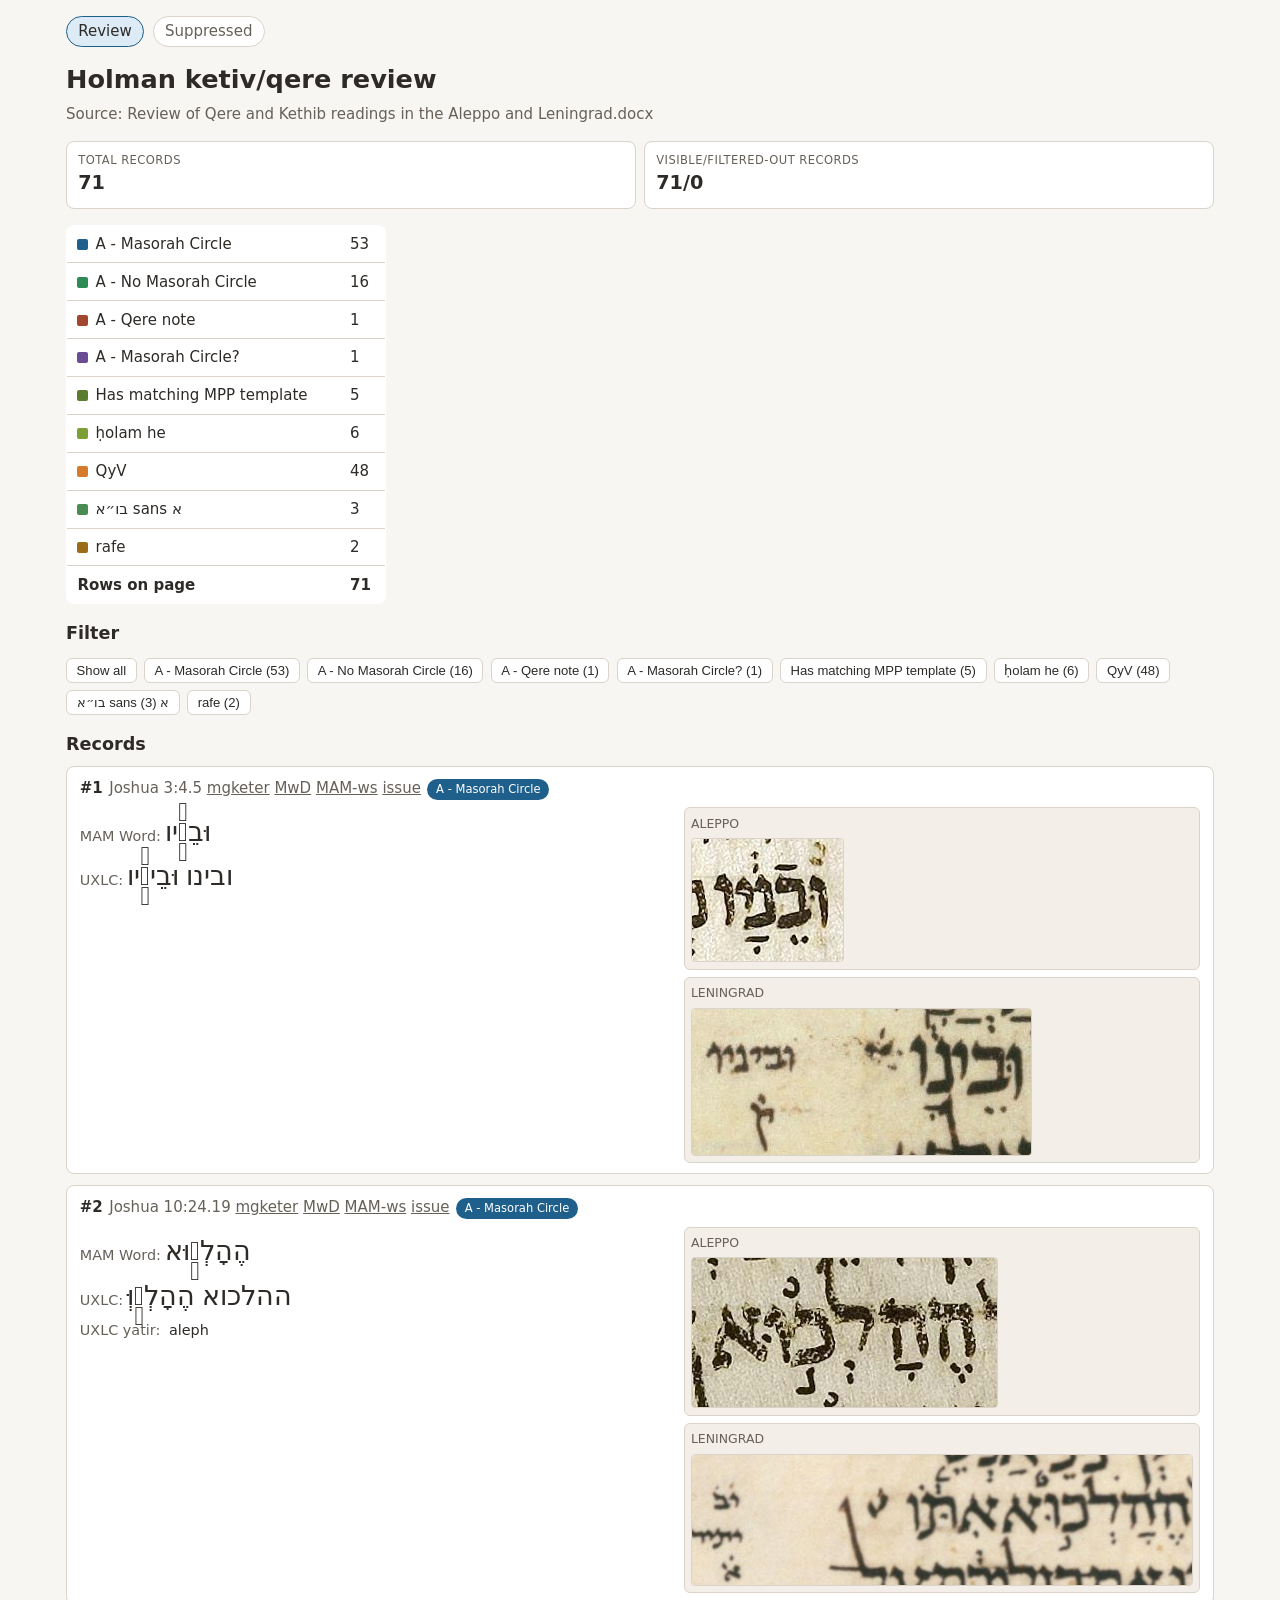
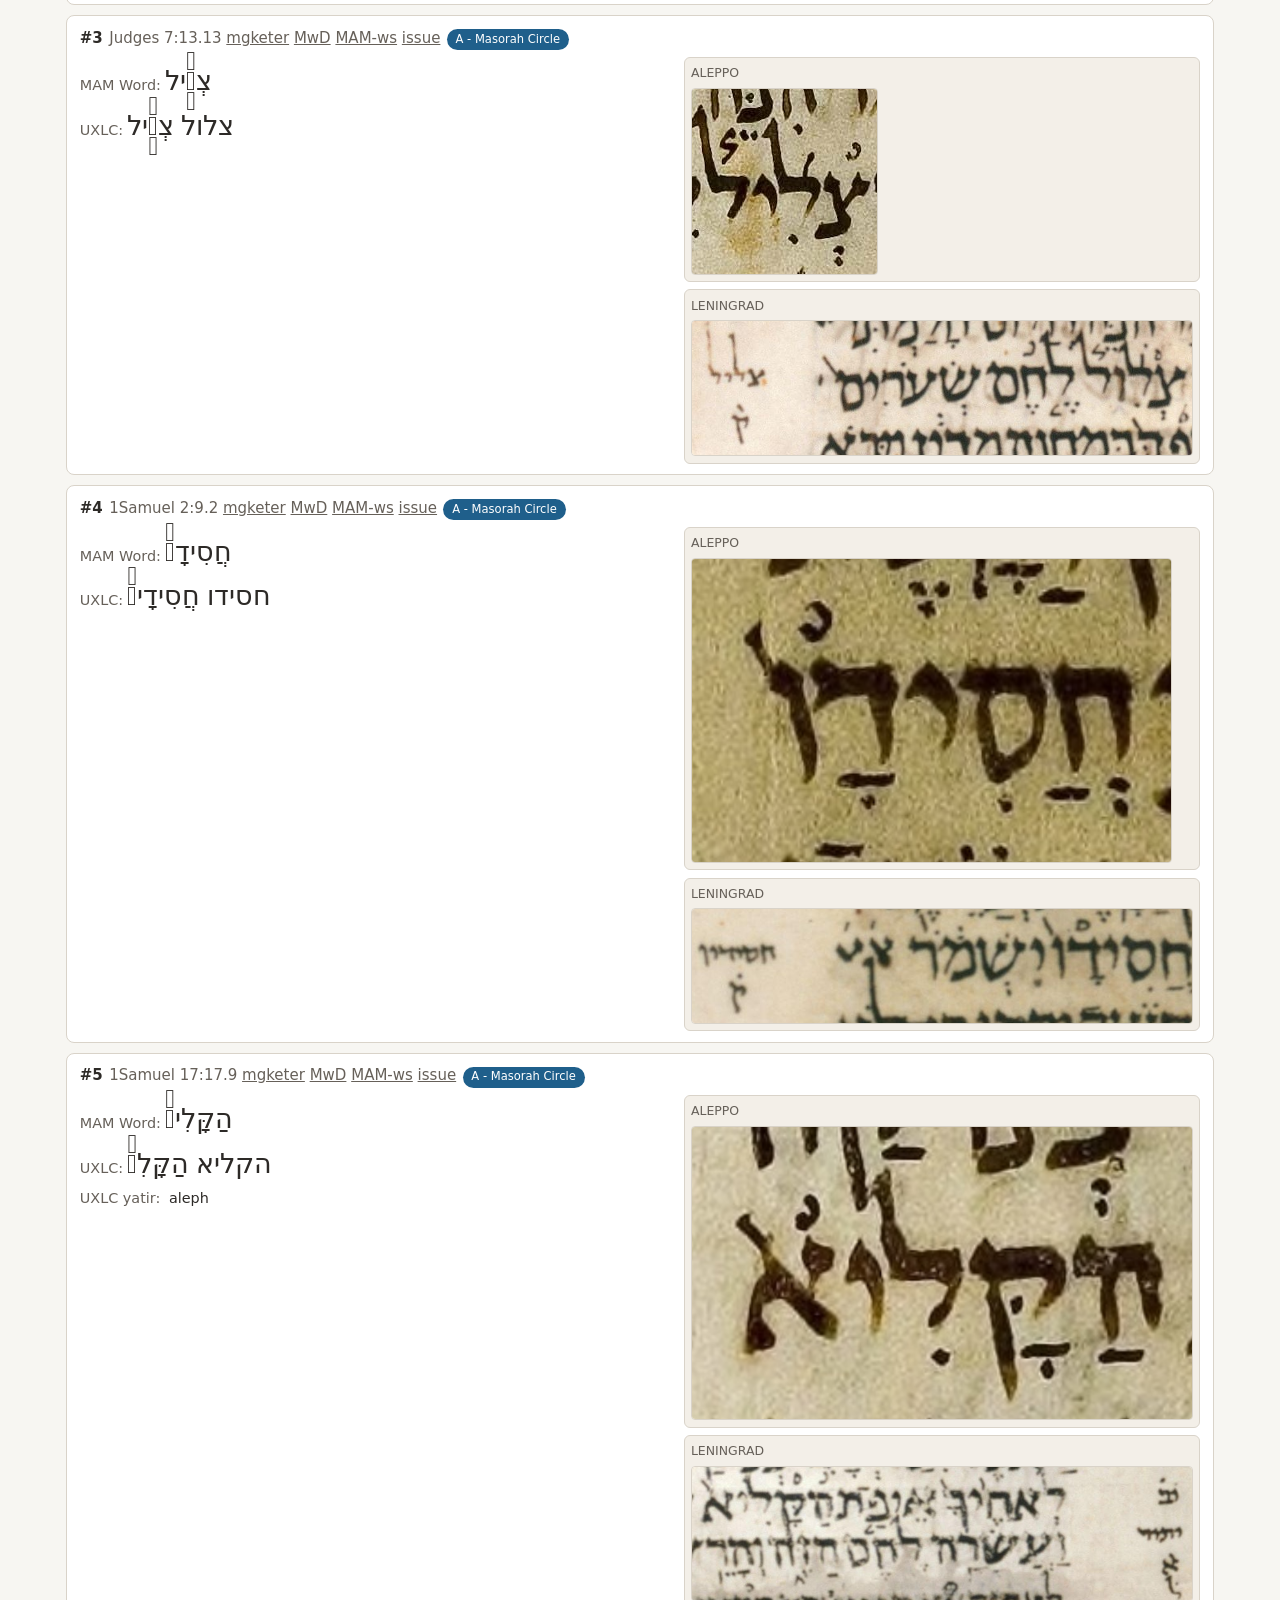
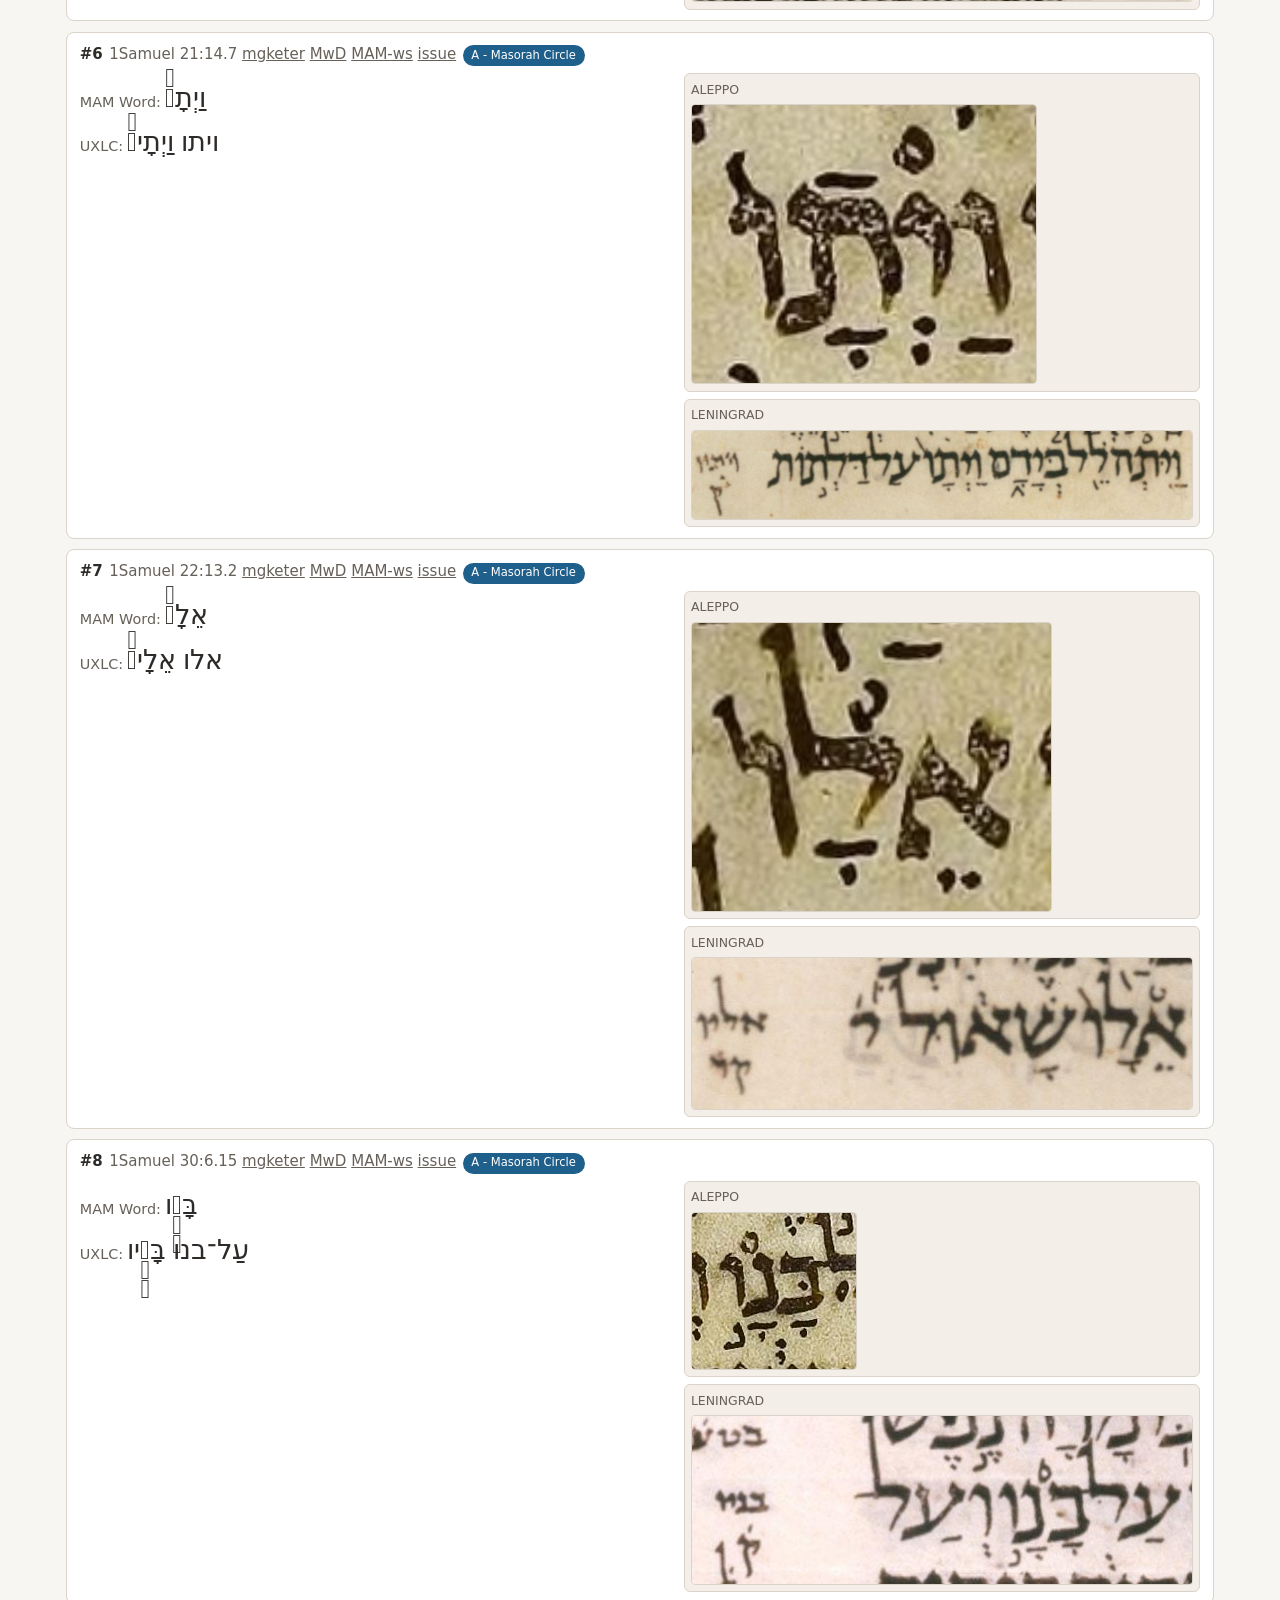
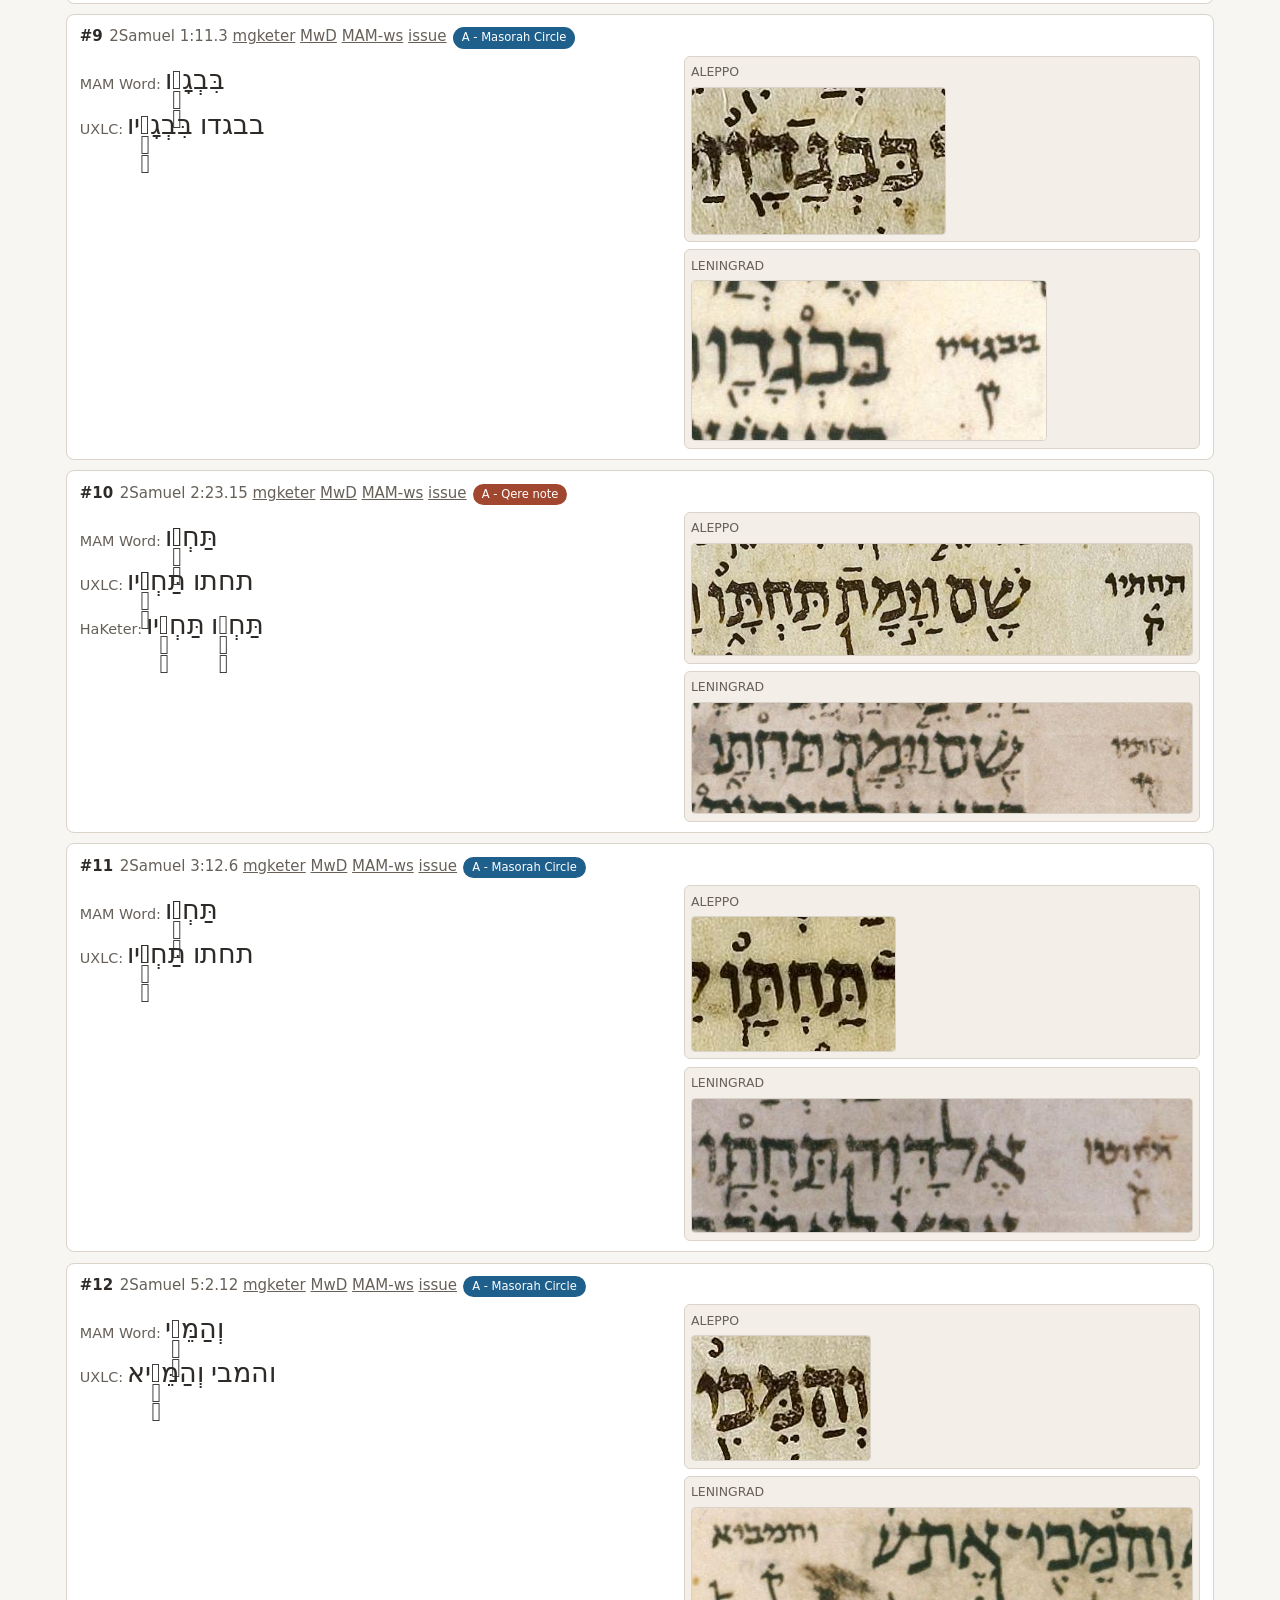
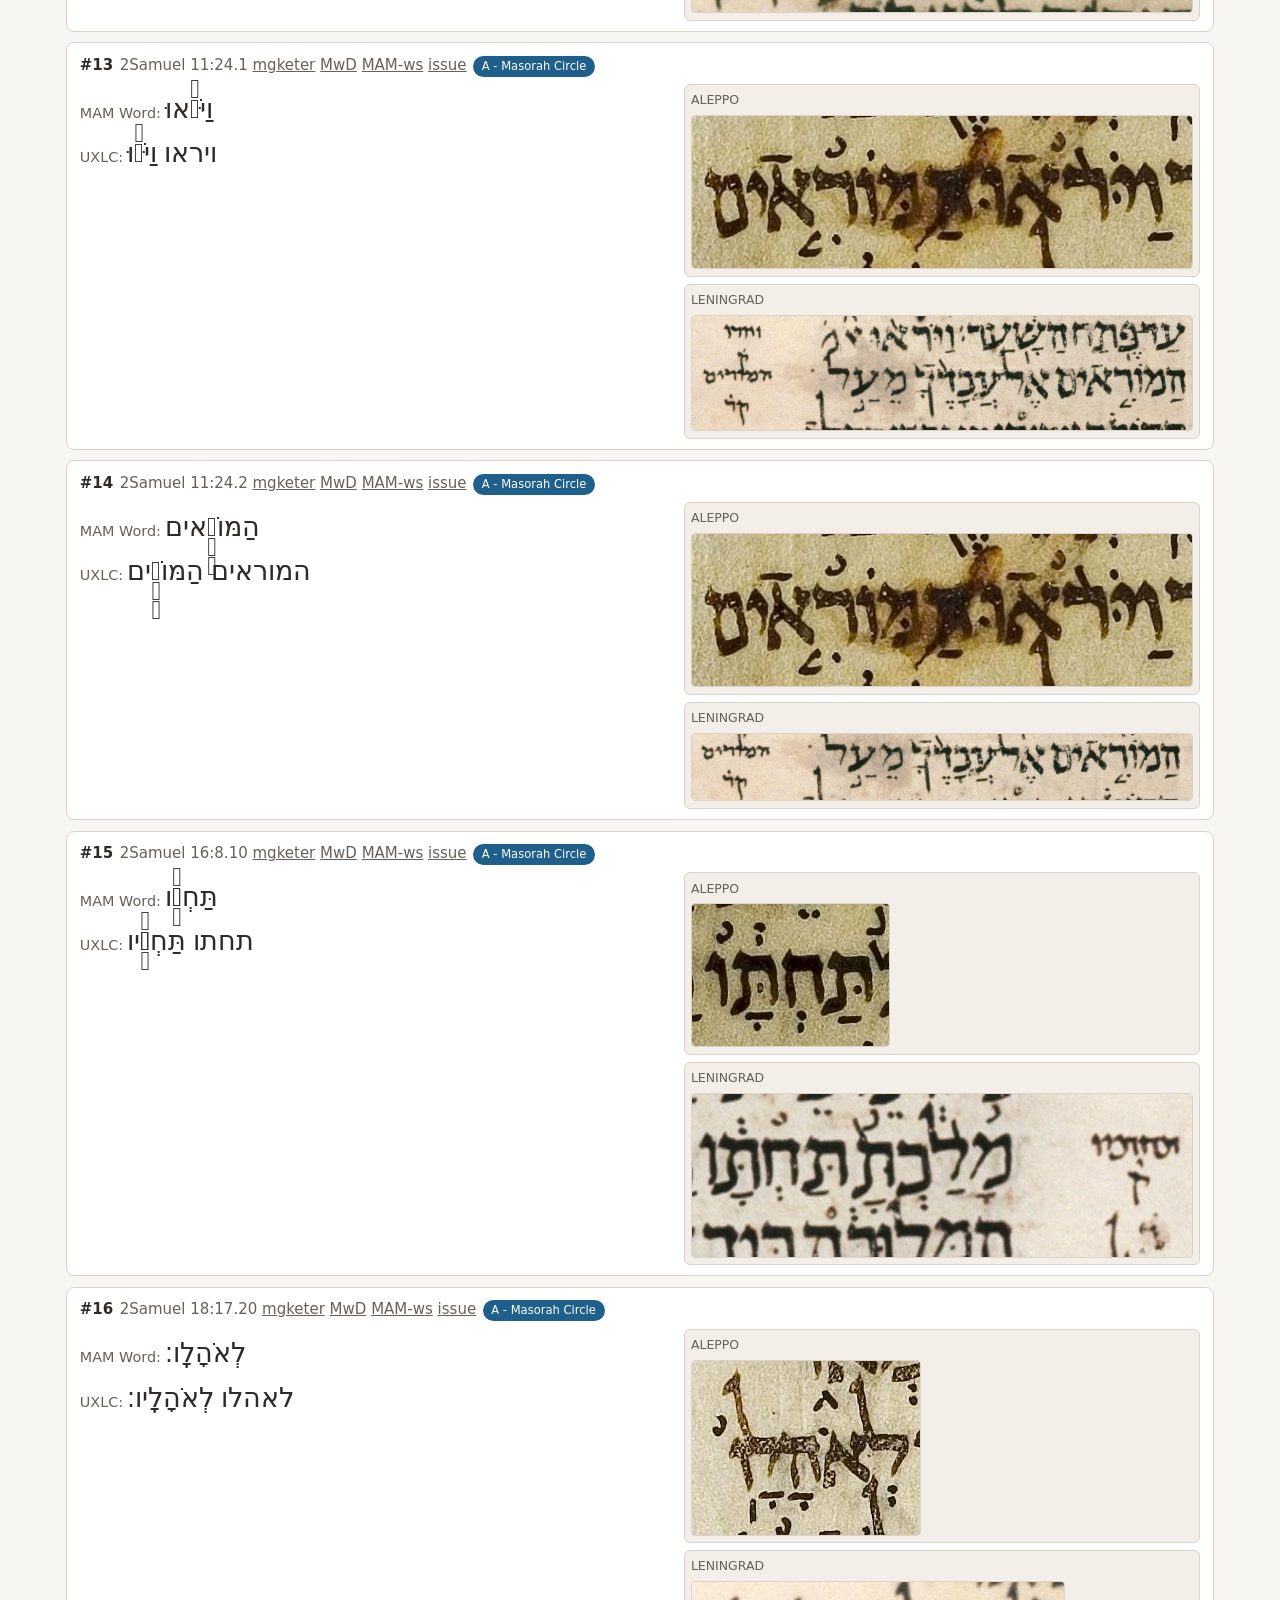
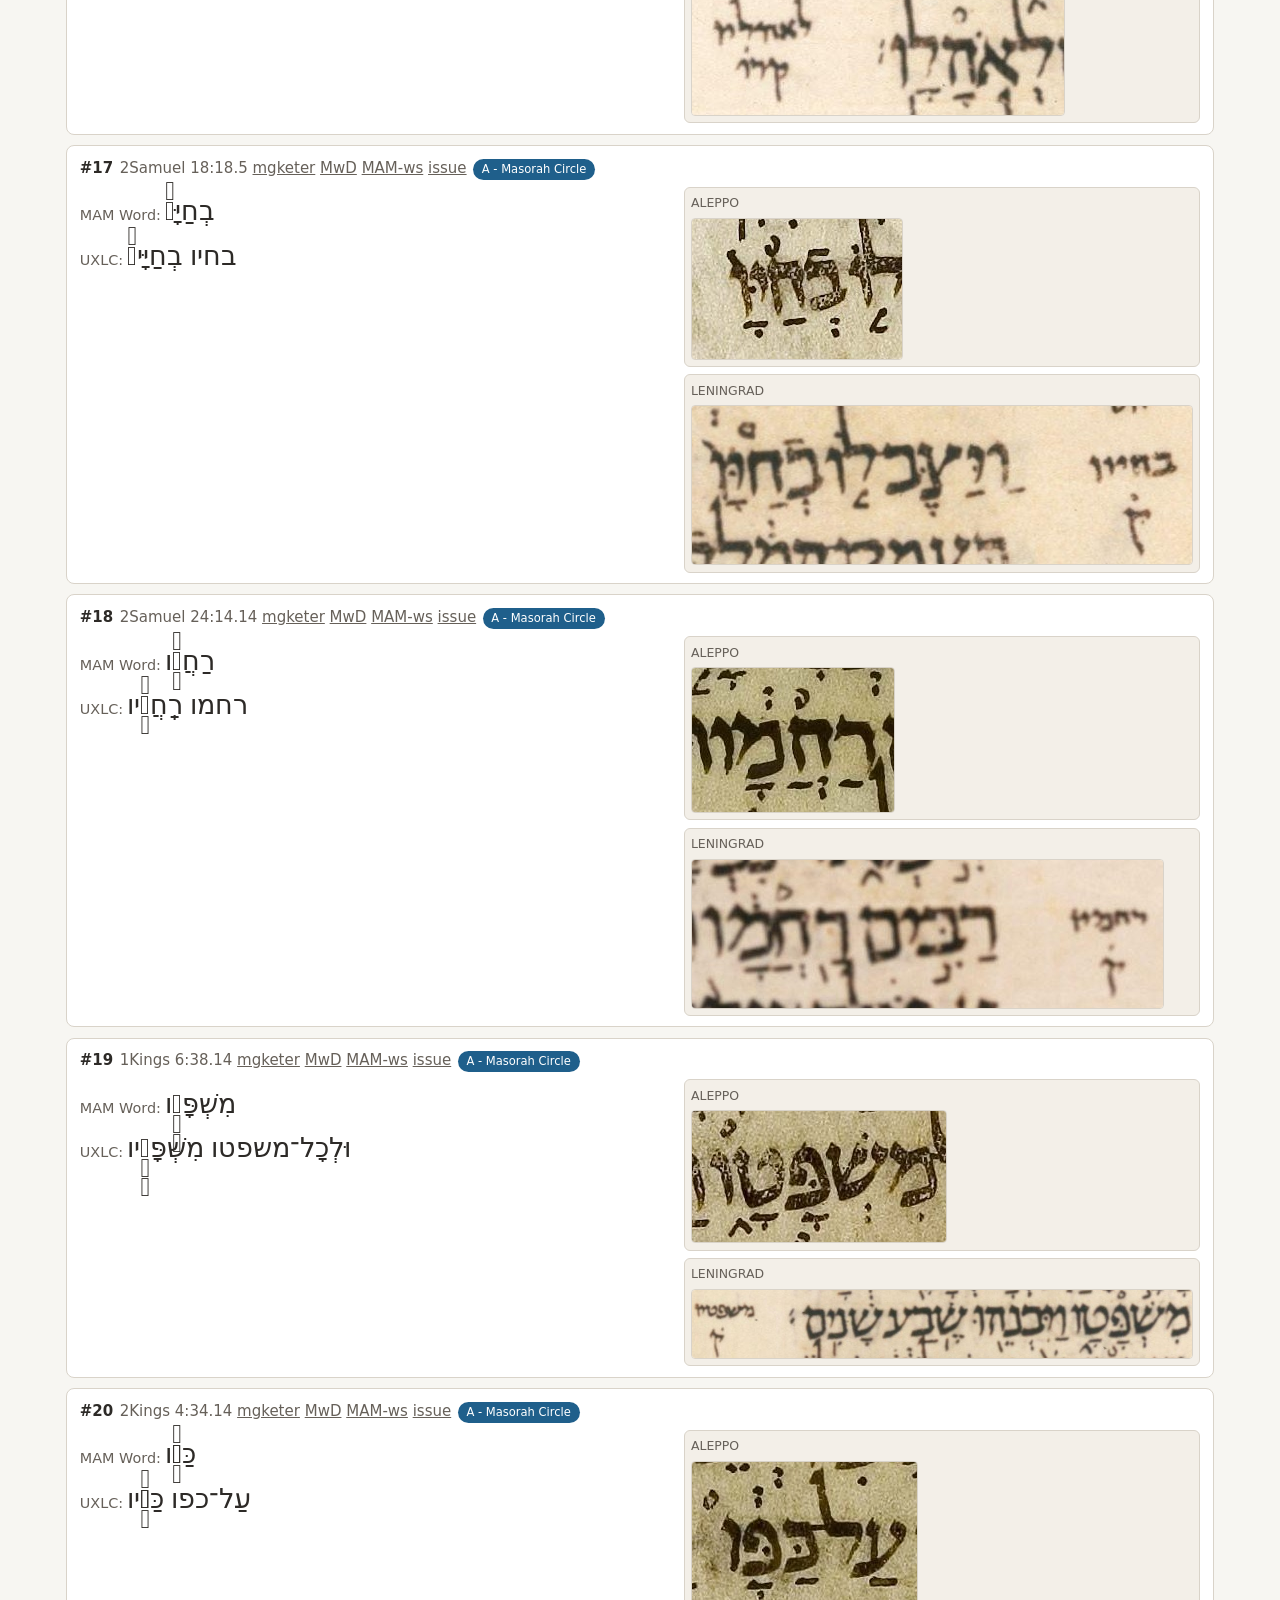
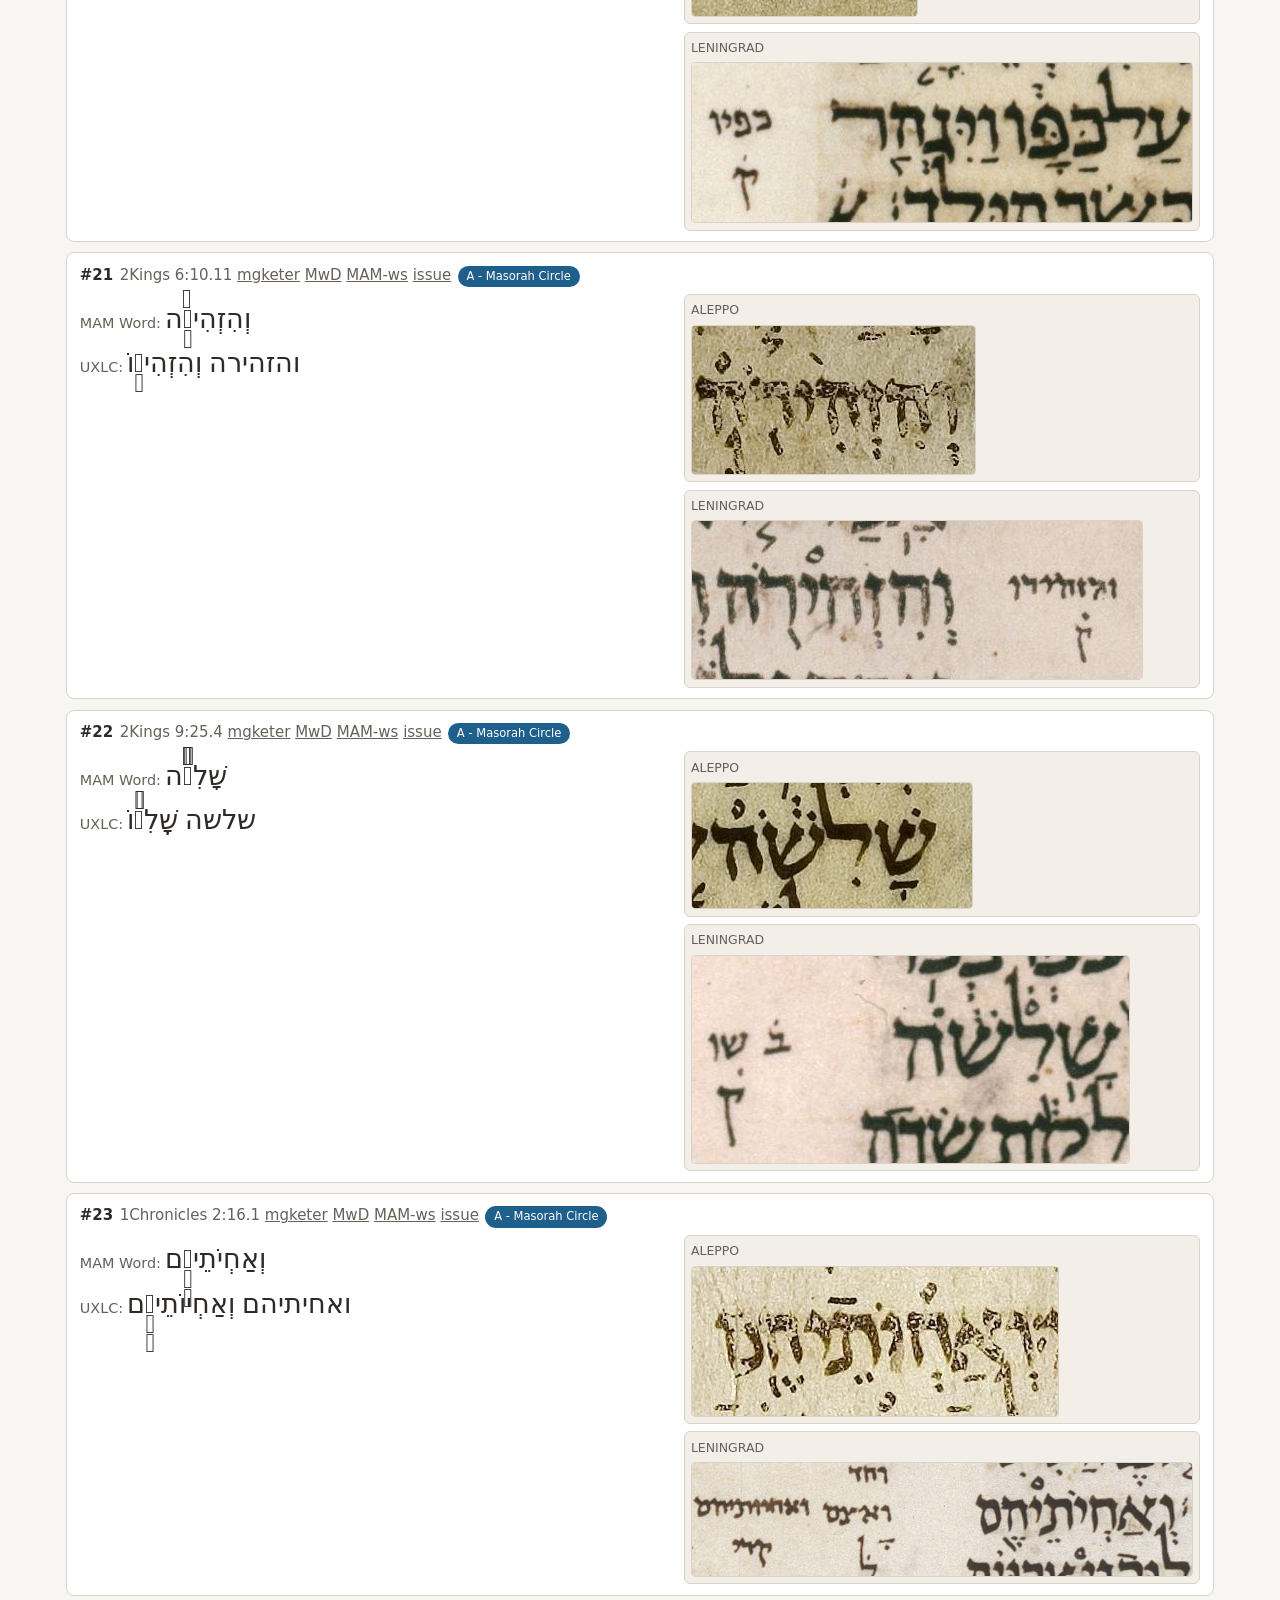
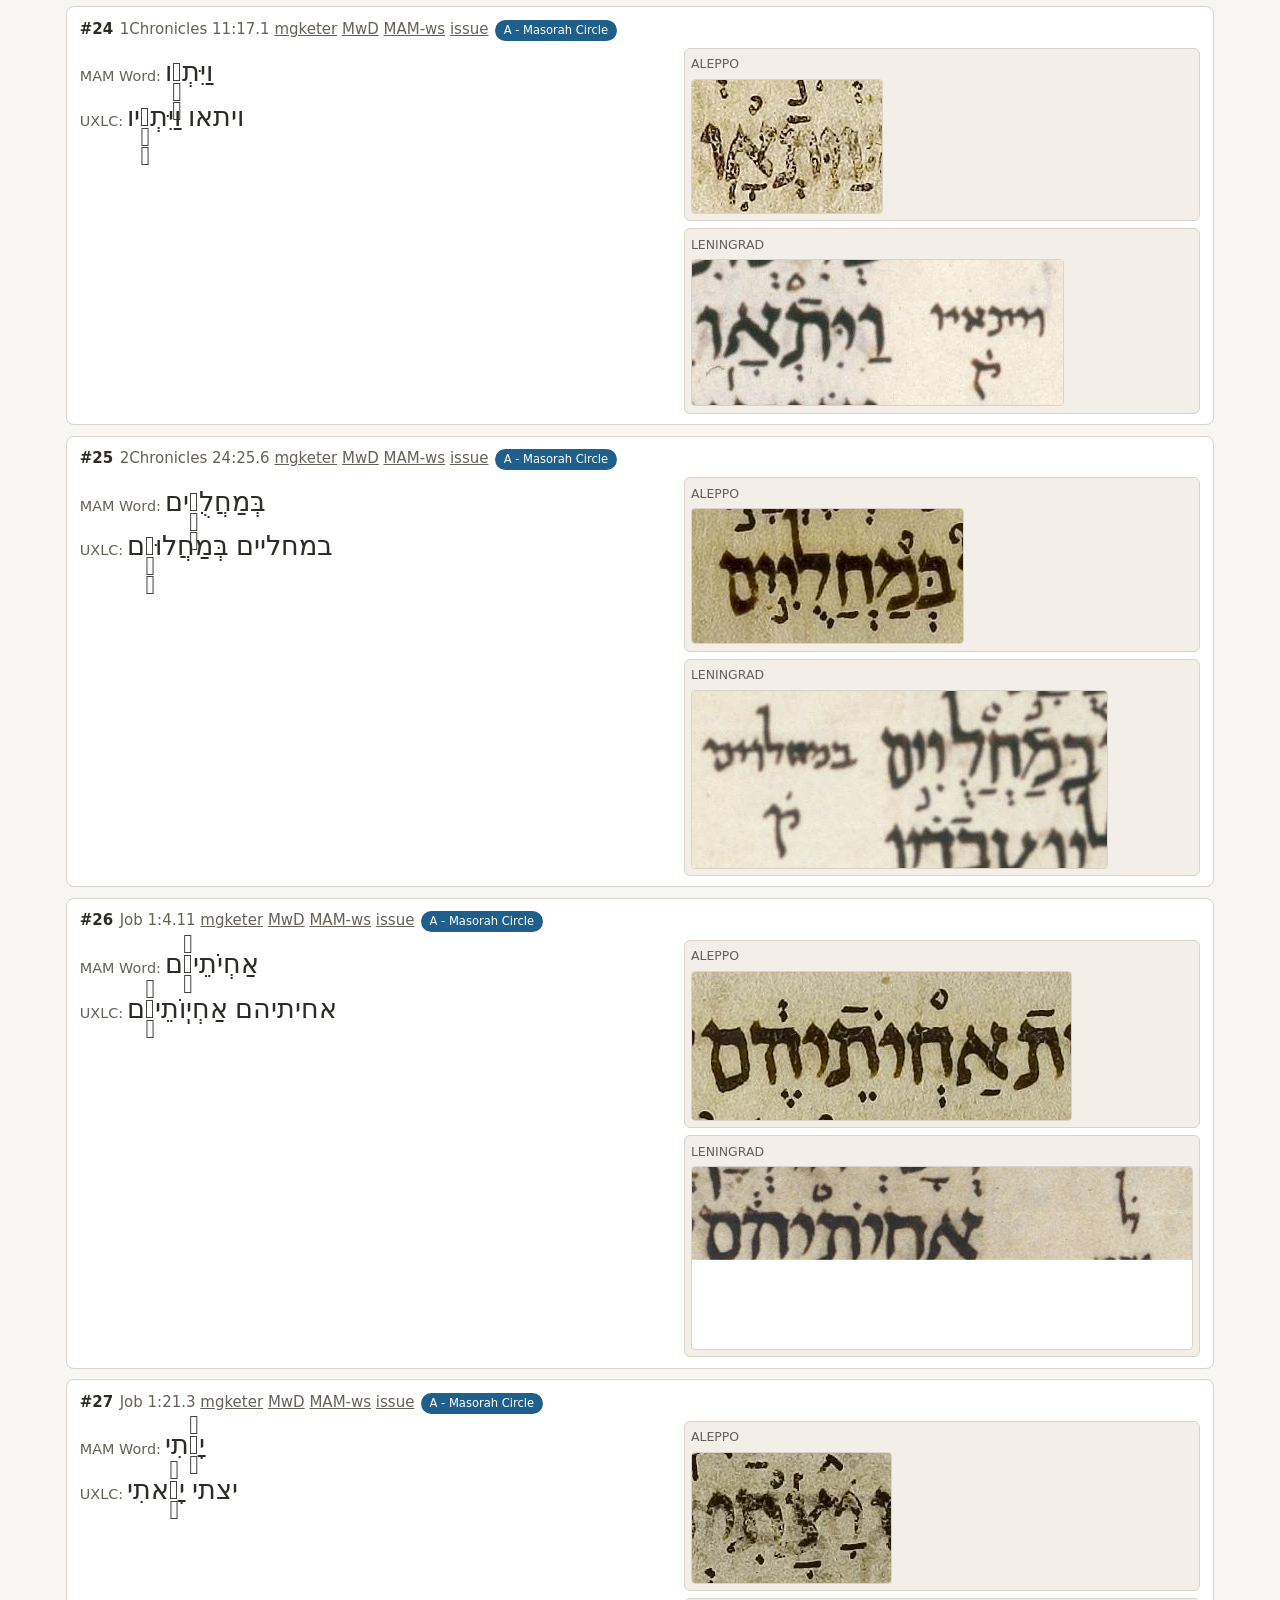
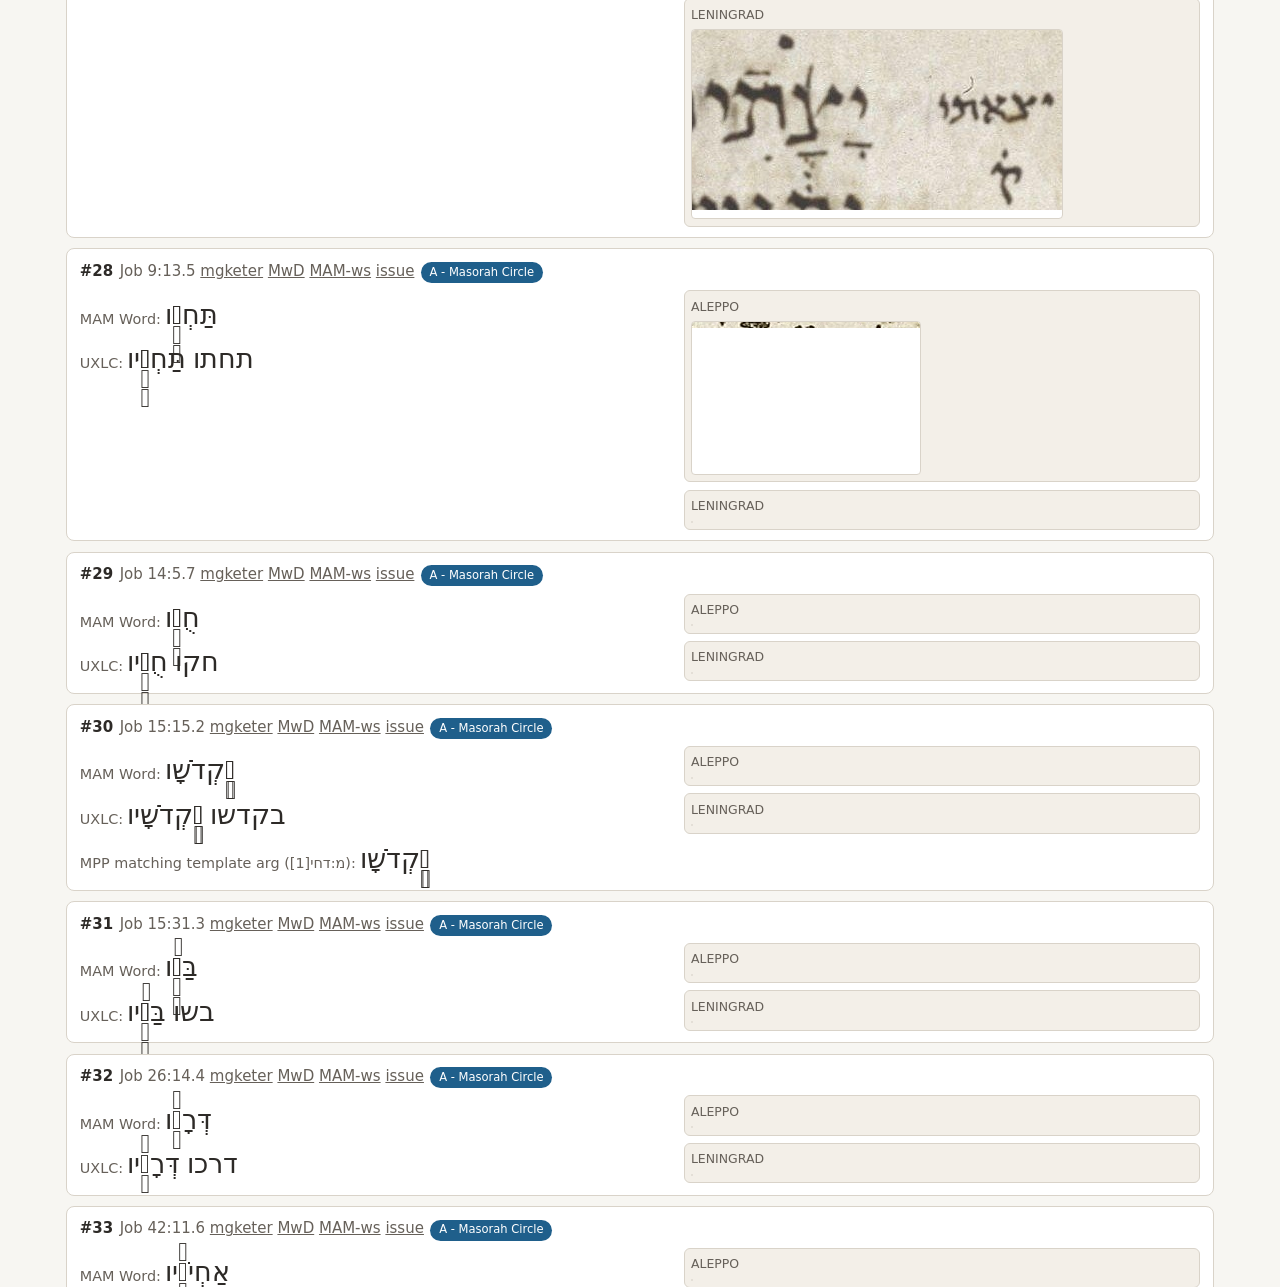
<file: docs/index.html>
<!doctype html>
<html lang="en">
  <head>
    <meta charset="utf-8">
    <meta name="viewport" content="width=device-width, initial-scale=1">
    <title>Holman Ketiv/Qere Findings</title>
    <meta http-equiv="refresh" content="0; url=table_data_findings.html">
    <link rel="canonical" href="table_data_findings.html">
  </head>
  <body>
    <p>Redirecting to <a href="table_data_findings.html">table_data_findings.html</a>...</p>
  </body>
</html>
</file>
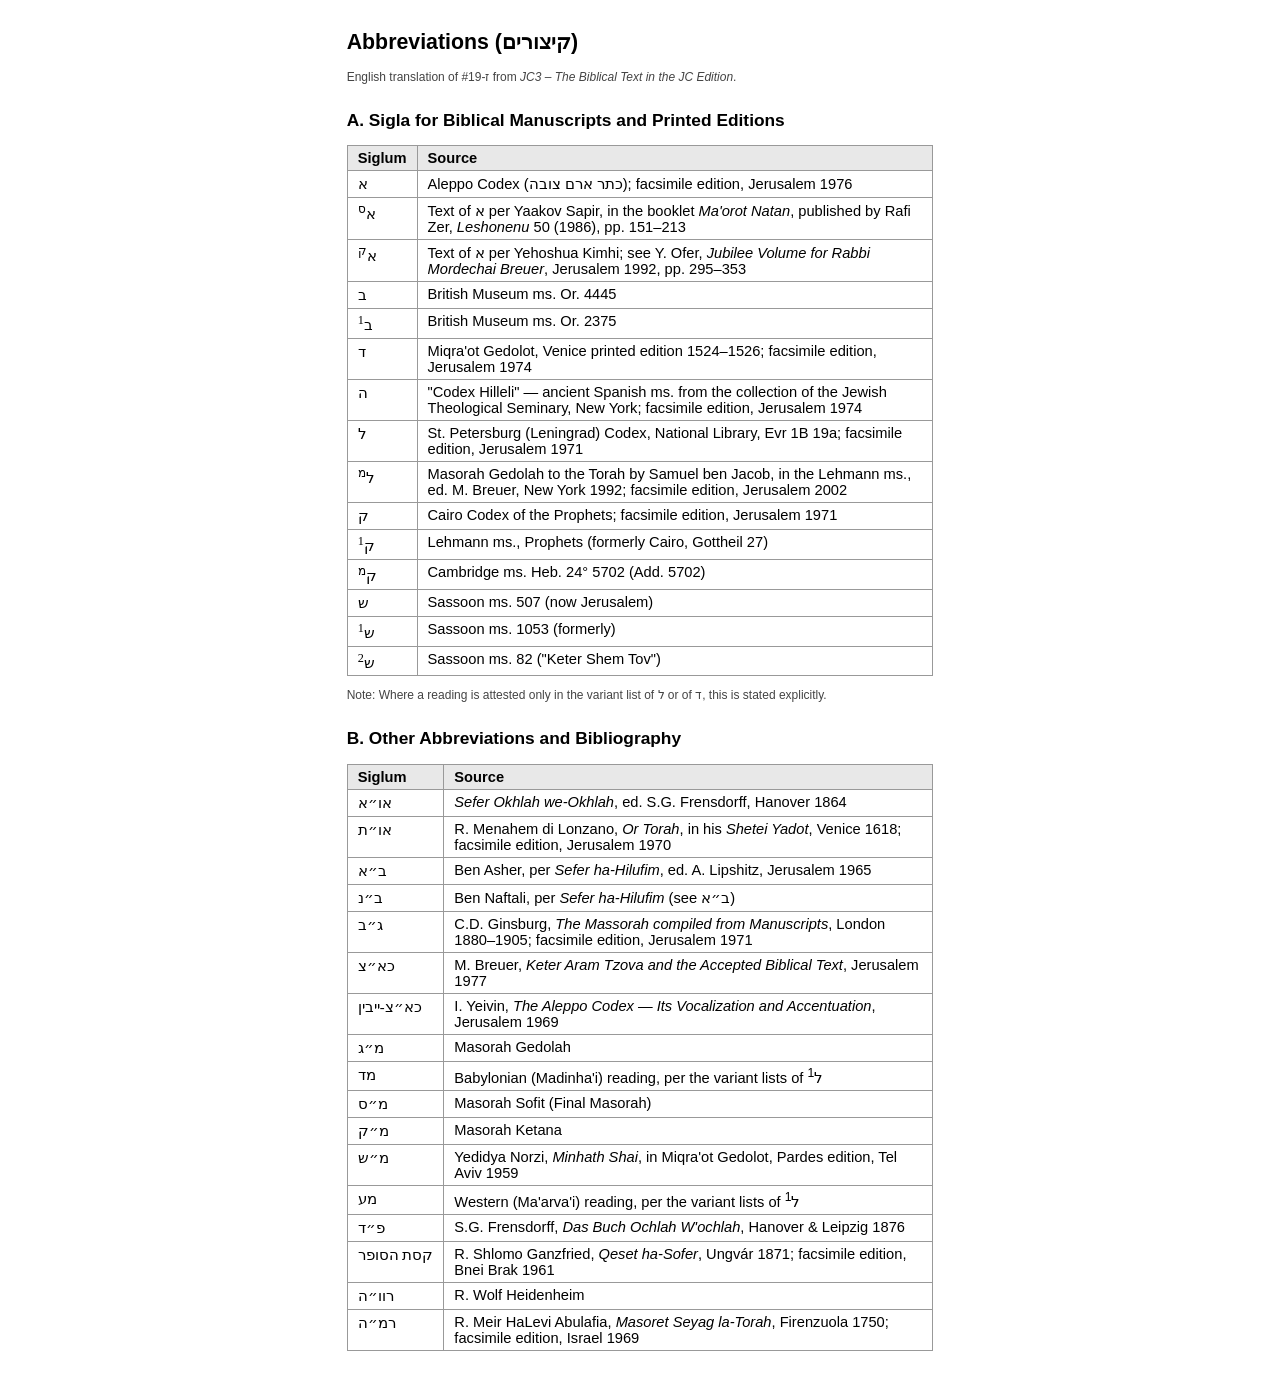
<file: docs/JC3 The Biblical Text in the JC Edition #19-ז - English.html>
<!DOCTYPE html>
<html lang="en">
<head>
<meta charset="UTF-8">
<title>JC3 – Abbreviations Key (#19-ז) – English Translation</title>
<style>
  body { font-family: Arial, sans-serif; font-size: 11pt; max-width: 40em; margin: 2em auto; }
  h1 { font-size: 16pt; }
  h2 { font-size: 13pt; margin-top: 1.5em; }
  table { border-collapse: collapse; margin-top: 0.5em; width: 100%; }
  th, td { border: 1px solid #999; padding: 4px 10px; text-align: left; vertical-align: top; }
  th { background: #e8e8e8; }
  td:first-child { font-family: "Times New Roman", serif; white-space: nowrap; }
  .note { font-size: 9pt; color: #444; margin-top: 1em; }
</style>
</head>
<body>

<h1>Abbreviations (<span lang="he" dir="rtl">קיצורים</span>)</h1>
<p class="note">English translation of #19-ז from <em>JC3 – The Biblical Text in the JC Edition</em>.</p>

<h2>A. Sigla for Biblical Manuscripts and Printed Editions</h2>
<table>
  <tr><th>Siglum</th><th>Source</th></tr>
  <tr><td>א</td><td>Aleppo Codex (<span lang="he" dir="rtl">כתר ארם צובה</span>); facsimile edition, Jerusalem 1976</td></tr>
  <tr><td>א<sup>ס</sup></td><td>Text of א per Yaakov Sapir, in the booklet <em>Ma'orot Natan</em>, published by Rafi Zer, <em>Leshonenu</em> 50 (1986), pp. 151–213</td></tr>
  <tr><td>א<sup>ק</sup></td><td>Text of א per Yehoshua Kimhi; see Y. Ofer, <em>Jubilee Volume for Rabbi Mordechai Breuer</em>, Jerusalem 1992, pp. 295–353</td></tr>
  <tr><td>ב</td><td>British Museum ms. Or. 4445</td></tr>
  <tr><td>ב<sup>1</sup></td><td>British Museum ms. Or. 2375</td></tr>
  <tr><td>ד</td><td>Miqra'ot Gedolot, Venice printed edition 1524–1526; facsimile edition, Jerusalem 1974</td></tr>
  <tr><td>ה</td><td>"Codex Hilleli" — ancient Spanish ms. from the collection of the Jewish Theological Seminary, New York; facsimile edition, Jerusalem 1974</td></tr>
  <tr><td>ל</td><td>St. Petersburg (Leningrad) Codex, National Library, Evr 1B 19a; facsimile edition, Jerusalem 1971</td></tr>
  <tr><td>ל<sup>מ</sup></td><td>Masorah Gedolah to the Torah by Samuel ben Jacob, in the Lehmann ms., ed. M. Breuer, New York 1992; facsimile edition, Jerusalem 2002</td></tr>
  <tr><td>ק</td><td>Cairo Codex of the Prophets; facsimile edition, Jerusalem 1971</td></tr>
  <tr><td>ק<sup>1</sup></td><td>Lehmann ms., Prophets (formerly Cairo, Gottheil 27)</td></tr>
  <tr><td>ק<sup>מ</sup></td><td>Cambridge ms. Heb. 24° 5702 (Add. 5702)</td></tr>
  <tr><td>ש</td><td>Sassoon ms. 507 (now Jerusalem)</td></tr>
  <tr><td>ש<sup>1</sup></td><td>Sassoon ms. 1053 (formerly)</td></tr>
  <tr><td>ש<sup>2</sup></td><td>Sassoon ms. 82 ("Keter Shem Tov")</td></tr>
</table>

<p class="note">Note: Where a reading is attested only in the variant list of ל or of ד, this is stated explicitly.</p>

<h2>B. Other Abbreviations and Bibliography</h2>
<table>
  <tr><th>Siglum</th><th>Source</th></tr>
  <tr><td>או״א</td><td><em>Sefer Okhlah we-Okhlah</em>, ed. S.G. Frensdorff, Hanover 1864</td></tr>
  <tr><td>או״ת</td><td>R. Menahem di Lonzano, <em>Or Torah</em>, in his <em>Shetei Yadot</em>, Venice 1618; facsimile edition, Jerusalem 1970</td></tr>
  <tr><td>ב״א</td><td>Ben Asher, per <em>Sefer ha-Hilufim</em>, ed. A. Lipshitz, Jerusalem 1965</td></tr>
  <tr><td>ב״נ</td><td>Ben Naftali, per <em>Sefer ha-Hilufim</em> (see ב״א)</td></tr>
  <tr><td>ג״ב</td><td>C.D. Ginsburg, <em>The Massorah compiled from Manuscripts</em>, London 1880–1905; facsimile edition, Jerusalem 1971</td></tr>
  <tr><td>כא״צ</td><td>M. Breuer, <em>Keter Aram Tzova and the Accepted Biblical Text</em>, Jerusalem 1977</td></tr>
  <tr><td>כא״צ-ייבין</td><td>I. Yeivin, <em>The Aleppo Codex — Its Vocalization and Accentuation</em>, Jerusalem 1969</td></tr>
  <tr><td>מ״ג</td><td>Masorah Gedolah</td></tr>
  <tr><td>מד</td><td>Babylonian (Madinha'i) reading, per the variant lists of ל<sup>1</sup></td></tr>
  <tr><td>מ״ס</td><td>Masorah Sofit (Final Masorah)</td></tr>
  <tr><td>מ״ק</td><td>Masorah Ketana</td></tr>
  <tr><td>מ״ש</td><td>Yedidya Norzi, <em>Minhath Shai</em>, in Miqra'ot Gedolot, Pardes edition, Tel Aviv 1959</td></tr>
  <tr><td>מע</td><td>Western (Ma'arva'i) reading, per the variant lists of ל<sup>1</sup></td></tr>
  <tr><td>פ״ד</td><td>S.G. Frensdorff, <em>Das Buch Ochlah W'ochlah</em>, Hanover &amp; Leipzig 1876</td></tr>
  <tr><td>קסת הסופר</td><td>R. Shlomo Ganzfried, <em>Qeset ha-Sofer</em>, Ungvár 1871; facsimile edition, Bnei Brak 1961</td></tr>
  <tr><td>רוו״ה</td><td>R. Wolf Heidenheim</td></tr>
  <tr><td>רמ״ה</td><td>R. Meir HaLevi Abulafia, <em>Masoret Seyag la-Torah</em>, Firenzuola 1750; facsimile edition, Israel 1969</td></tr>
</table>

</body>
</html>
</file>
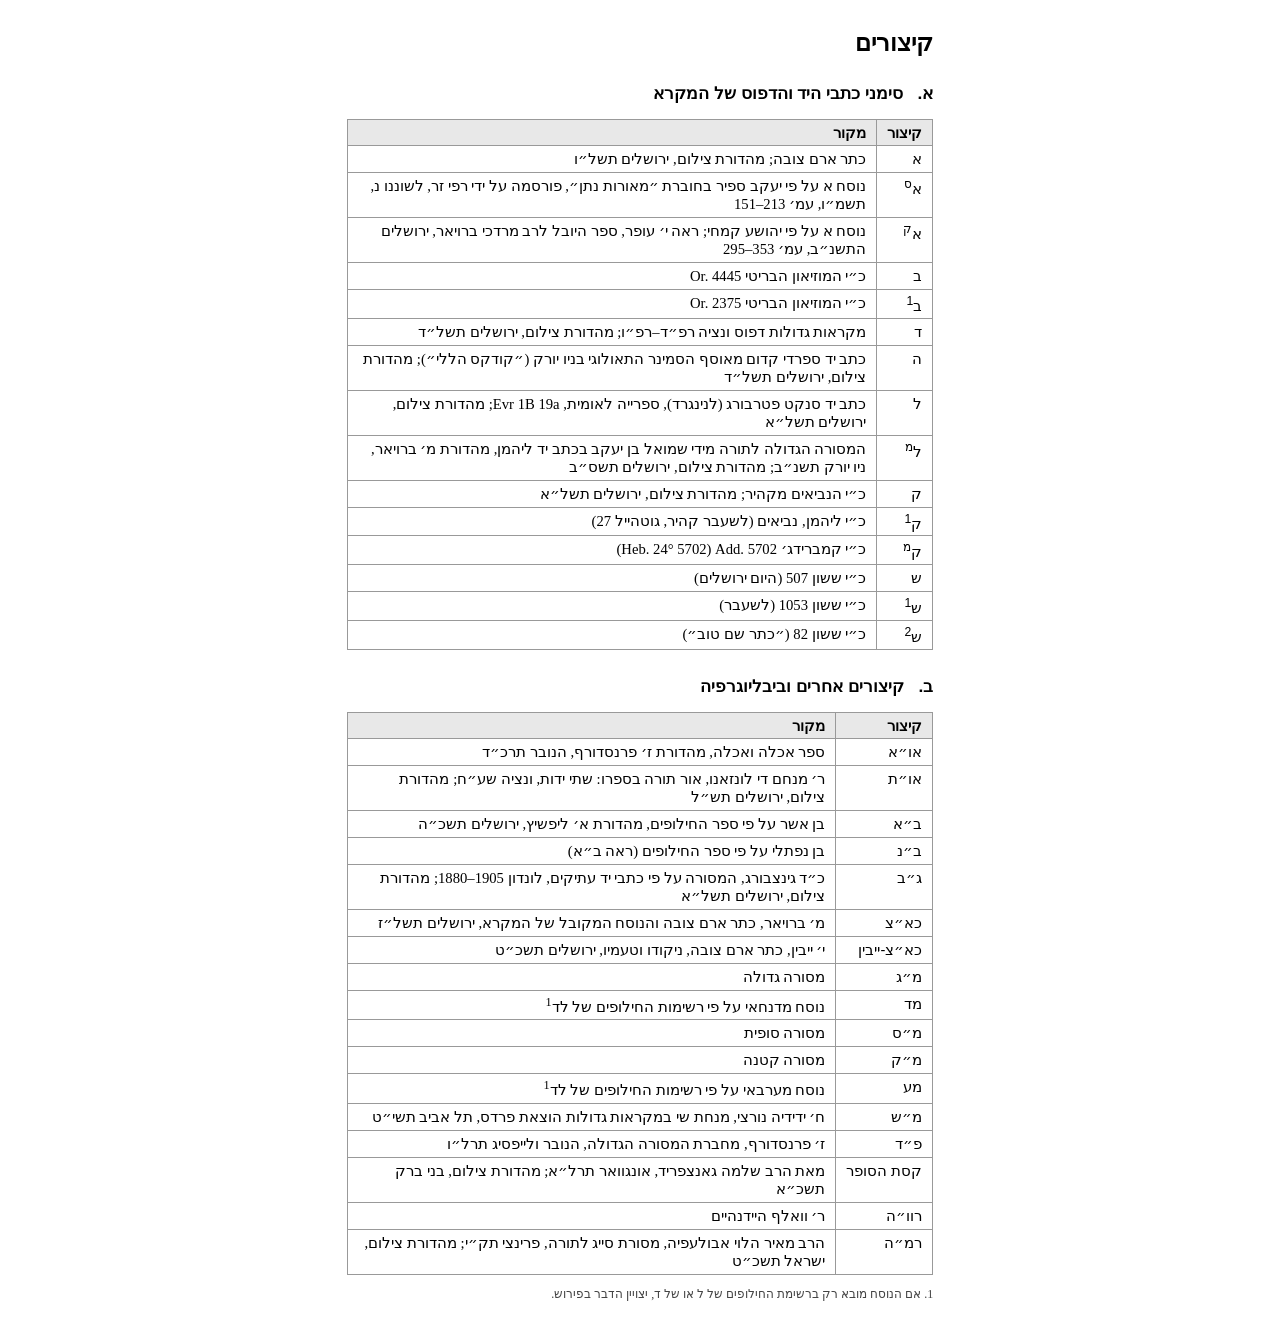
<file: docs/JC3 The Biblical Text in the JC Edition #19-ז.html>
﻿<!DOCTYPE html>
<html lang="he" dir="rtl">
<head>
<meta charset="UTF-8">
<title>קיצורים – JC3 The Biblical Text in the JC Edition #19-ז</title>
<style>
  body { font-family: "David", "Times New Roman", serif; font-size: 11pt; max-width: 40em; margin: 2em auto; direction: rtl; }
  h1 { font-family: Arial, sans-serif; font-size: 18pt; }
  h2 { font-family: "Aharoni", Arial, sans-serif; font-size: 13pt; font-weight: bold; margin-top: 1.5em; }
  table { border-collapse: collapse; margin-top: 0.5em; width: 100%; }
  th, td { border: 1px solid #999; padding: 4px 10px; text-align: right; vertical-align: top; }
  th { background: #e8e8e8; font-family: Arial, sans-serif; }
  td:first-child { font-family: Arial, sans-serif; white-space: nowrap; }
  td .ltr { font-family: "Times New Roman", serif; direction: ltr; unicode-bidi: embed; }
  .note { font-size: 9pt; color: #444; margin-top: 1em; }
</style>
</head>
<body>

<h1>קיצורים</h1>

<h2>א.&#160;&#160;&#160;סימני כתבי היד והדפוס של המקרא</h2>
<table>
  <tr><th>קיצור</th><th>מקור</th></tr>
  <tr><td>א</td><td>כתר ארם צובה; מהדורת צילום, ירושלים תשל״ו</td></tr>
  <tr><td>א<sup>ס</sup></td><td>נוסח א על פי יעקב ספיר בחוברת ״מאורות נתן״, פורסמה על ידי רפי זר, לשוננו נ, תשמ״ו, עמ׳ <span class="ltr">151–213</span></td></tr>
  <tr><td>א<sup>ק</sup></td><td>נוסח א על פי יהושע קמחי; ראה י׳ עופר, ספר היובל לרב מרדכי ברויאר, ירושלים התשנ״ב, עמ׳ <span class="ltr">295–353</span></td></tr>
  <tr><td>ב</td><td>כ״י המוזיאון הבריטי <span class="ltr">Or. 4445</span></td></tr>
  <tr><td>ב<sup>1</sup></td><td>כ״י המוזיאון הבריטי <span class="ltr">Or. 2375</span></td></tr>
  <tr><td>ד</td><td>מקראות גדולות דפוס ונציה רפ״ד–רפ״ו; מהדורת צילום, ירושלים תשל״ד</td></tr>
  <tr><td>ה</td><td>כתב יד ספרדי קדום מאוסף הסמינר התאולוגי בניו יורק (״קודקס הללי״); מהדורת צילום, ירושלים תשל״ד</td></tr>
  <tr><td>ל</td><td>כתב יד סנקט פטרבורג (לנינגרד), ספרייה לאומית, <span class="ltr">Evr 1B 19a</span>; מהדורת צילום, ירושלים תשל״א</td></tr>
  <tr><td>ל<sup>מ</sup></td><td>המסורה הגדולה לתורה מידי שמואל בן יעקב בכתב יד ליהמן, מהדורת מ׳ ברויאר, ניו יורק תשנ״ב; מהדורת צילום, ירושלים תשס״ב</td></tr>
  <tr><td>ק</td><td>כ״י הנביאים מקהיר; מהדורת צילום, ירושלים תשל״א</td></tr>
  <tr><td>ק<sup>1</sup></td><td>כ״י ליהמן, נביאים (לשעבר קהיר, גוטהייל 27)</td></tr>
  <tr><td>ק<sup>מ</sup></td><td>כ״י קמברידג׳ <span class="ltr">(Heb. 24° 5702) Add. 5702</span></td></tr>
  <tr><td>ש</td><td>כ״י ששון <span class="ltr">507</span> (היום ירושלים)</td></tr>
  <tr><td>ש<sup>1</sup></td><td>כ״י ששון <span class="ltr">1053</span> (לשעבר)</td></tr>
  <tr><td>ש<sup>2</sup></td><td>כ״י ששון <span class="ltr">82</span> (״כתר שם טוב״)</td></tr>
</table>

<h2>ב.&#160;&#160;&#160;קיצורים אחרים וביבליוגרפיה</h2>
<table>
  <tr><th>קיצור</th><th>מקור</th></tr>
  <tr><td>או״א</td><td>ספר אכלה ואכלה, מהדורת ז׳ פרנסדורף, הנובר תרכ״ד</td></tr>
  <tr><td>או״ת</td><td>ר׳ מנחם די לונזאנו, אור תורה בספרו: שתי ידות, ונציה שע״ח; מהדורת צילום, ירושלים תש״ל</td></tr>
  <tr><td>ב״א</td><td>בן אשר על פי ספר החילופים, מהדורת א׳ ליפשיץ, ירושלים תשכ״ה</td></tr>
  <tr><td>ב״נ</td><td>בן נפתלי על פי ספר החילופים (ראה ב״א)</td></tr>
  <tr><td>ג״ב</td><td>כ״ד גינצבורג, המסורה על פי כתבי יד עתיקים, לונדון <span class="ltr">1880–1905</span>; מהדורת צילום, ירושלים תשל״א</td></tr>
  <tr><td>כא״צ</td><td>מ׳ ברויאר, כתר ארם צובה והנוסח המקובל של המקרא, ירושלים תשל״ז</td></tr>
  <tr><td>כא״צ-ייבין</td><td>י׳ ייבין, כתר ארם צובה, ניקודו וטעמיו, ירושלים תשכ״ט</td></tr>
  <tr><td>מ״ג</td><td>מסורה גדולה</td></tr>
  <tr><td>מד</td><td>נוסח מדנחאי על פי רשימות החילופים של לד<sup>1</sup></td></tr>
  <tr><td>מ״ס</td><td>מסורה סופית</td></tr>
  <tr><td>מ״ק</td><td>מסורה קטנה</td></tr>
  <tr><td>מע</td><td>נוסח מערבאי על פי רשימות החילופים של לד<sup>1</sup></td></tr>
  <tr><td>מ״ש</td><td>ח׳ ידידיה נורצי, מנחת שי במקראות גדולות הוצאת פרדס, תל אביב תשי״ט</td></tr>
  <tr><td>פ״ד</td><td>ז׳ פרנסדורף, מחברת המסורה הגדולה, הנובר ולייפסיג תרל״ו</td></tr>
  <tr><td>קסת הסופר</td><td>מאת הרב שלמה גאנצפריד, אונגוואר תרל״א; מהדורת צילום, בני ברק תשכ״א</td></tr>
  <tr><td>רוו״ה</td><td>ר׳ וואלף היידנהיים</td></tr>
  <tr><td>רמ״ה</td><td>הרב מאיר הלוי אבולעפיה, מסורת סייג לתורה, פרינצי תק״י; מהדורת צילום, ישראל תשכ״ט</td></tr>
</table>

<p class="note">1. אם הנוסח מובא רק ברשימת החילופים של ל או של ד, יצויין הדבר בפירוש.</p>

</body>
</html>
</file>
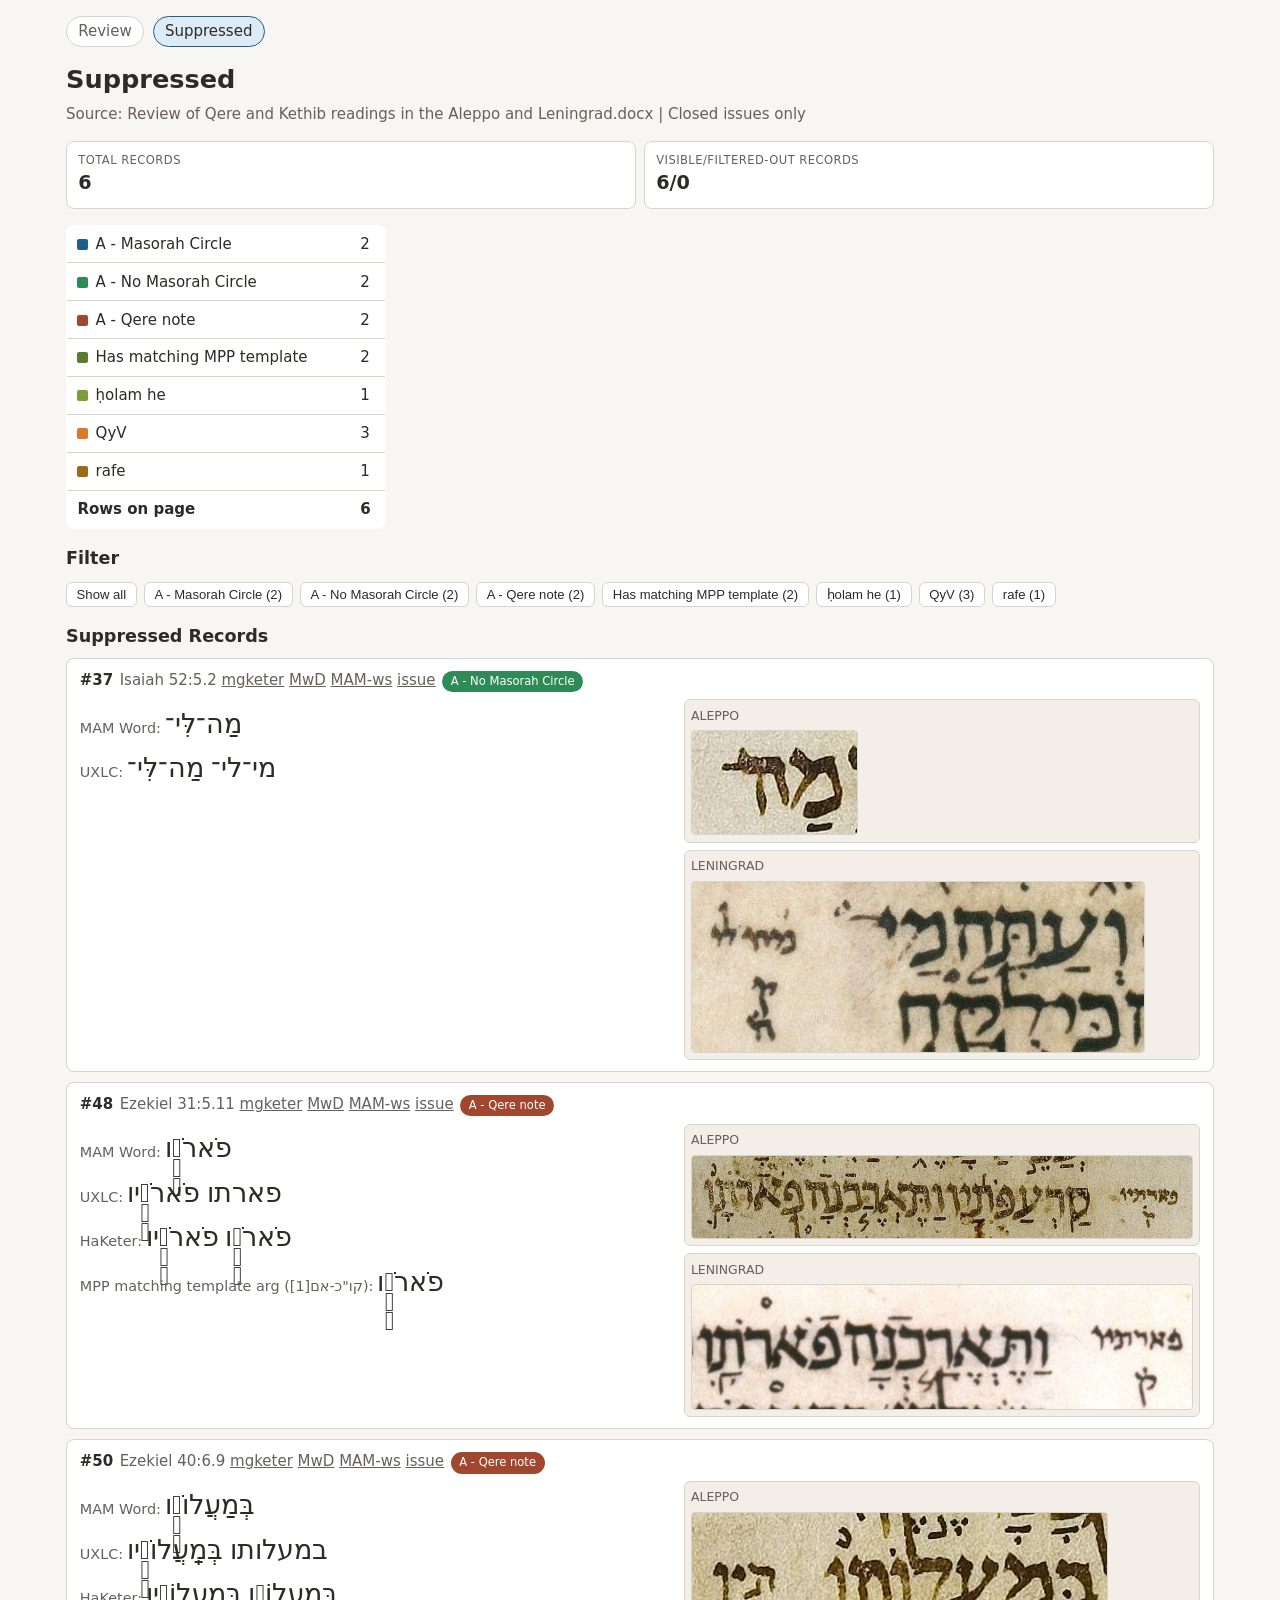
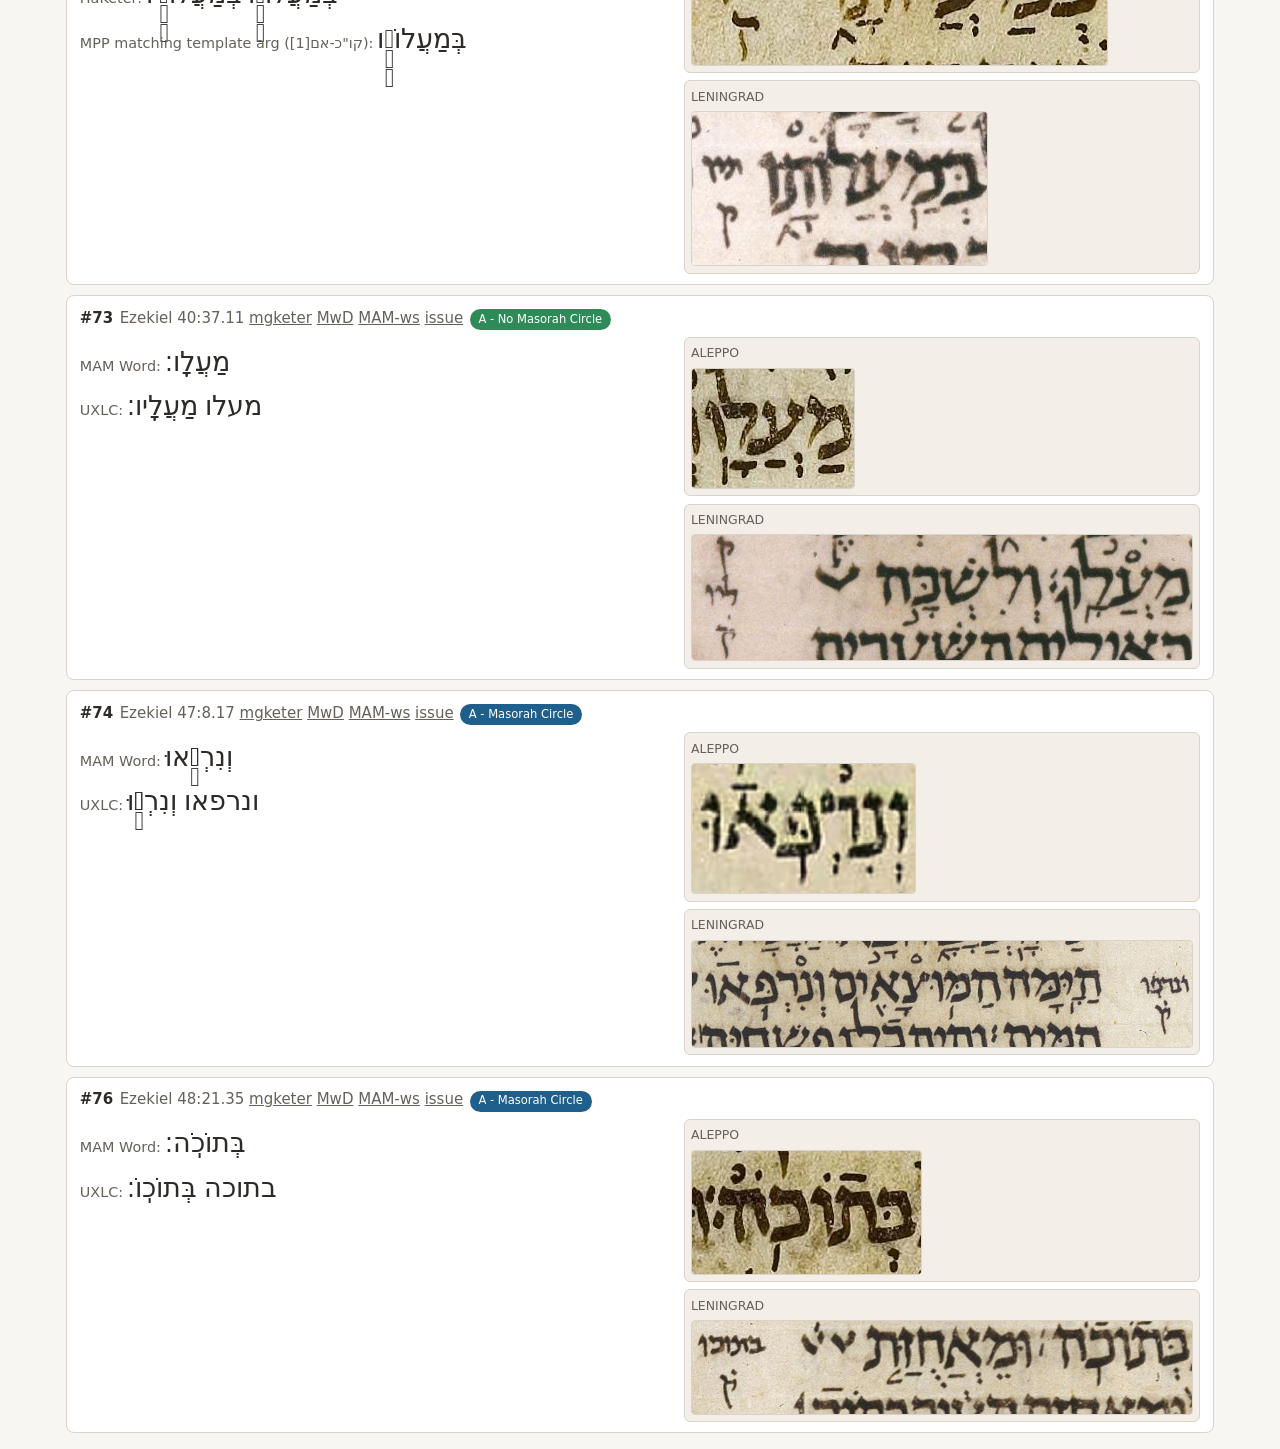
<file: docs/table_data_findings_suppressed.html>
<!DOCTYPE html>
<html lang="he" dir="ltr">
<head>
<meta charset="utf-8">
<meta name="viewport" content="width=device-width, initial-scale=1">
<title>Holman k/q - Suppressed</title>
<link rel="stylesheet" href="table_data_findings.css">
</head>
<body>
<nav class="top-nav"><a class="nav-link" href="table_data_findings.html">Review</a><a class="nav-link active" href="table_data_findings_suppressed.html">Suppressed</a></nav>
<h1>Suppressed</h1>
<p class="subtitle">Source: Review of Qere and Kethib readings in the Aleppo and Leningrad.docx | Closed issues only</p>
<div class="meta-grid">
  <div class="meta-box"><div class="meta-label">Total Records</div><div class="meta-value">6</div></div>
  <div class="meta-box"><div class="meta-label">Visible/Filtered-out records</div><div class="meta-value" id="visible-filtered-count">6/0</div></div>
</div>
<table class="summary"><tr data-filter-id="f00"><td><span class="cat-swatch cat-f00"></span>A - Masorah Circle</td><td>2</td></tr>
<tr data-filter-id="f01"><td><span class="cat-swatch cat-f01"></span>A - No Masorah Circle</td><td>2</td></tr>
<tr data-filter-id="f02"><td><span class="cat-swatch cat-f02"></span>A - Qere note</td><td>2</td></tr>
<tr data-filter-id="has-mpp-template"><td><span class="cat-swatch cat-has-mpp-template"></span>Has matching MPP template</td><td>2</td></tr>
<tr data-filter-id="issue-tag-holam-he"><td><span class="cat-swatch cat-issue-tag-holam-he"></span>ḥolam he</td><td>1</td></tr>
<tr data-filter-id="issue-tag-qyv"><td><span class="cat-swatch cat-issue-tag-qyv"></span>QyV</td><td>3</td></tr>
<tr data-filter-id="issue-tag-rafe"><td><span class="cat-swatch cat-issue-tag-rafe"></span>rafe</td><td>1</td></tr><tr class="total-row"><td>Rows on page</td><td>6</td></tr></table>
<h2 class="section-title">Filter</h2>
<div class="filter-bar"><button type="button" class="filter-btn" id="show-all-btn">Show all</button>
<button type="button" class="filter-btn" data-filter-id="f00">A - Masorah Circle (2)</button>
<button type="button" class="filter-btn" data-filter-id="f01">A - No Masorah Circle (2)</button>
<button type="button" class="filter-btn" data-filter-id="f02">A - Qere note (2)</button>
<button type="button" class="filter-btn" data-filter-id="has-mpp-template">Has matching MPP template (2)</button>
<button type="button" class="filter-btn" data-filter-id="issue-tag-holam-he">ḥolam he (1)</button>
<button type="button" class="filter-btn" data-filter-id="issue-tag-qyv">QyV (3)</button>
<button type="button" class="filter-btn" data-filter-id="issue-tag-rafe">rafe (1)</button>
</div>
<h2 class="section-title">Suppressed Records</h2>
<div class="records"><article id="row37" class="record-card" data-finding-id="f01" data-filter-ids="f01">
<div class="record-head"><span class="record-ref">#37</span><span class="record-verse">Isaiah 52:5.2 <a href="https://www.mgketer.org/mikra/12/52/1/mg/106" target="_blank" rel="noopener">mgketer</a> <a href="https://bdenckla.github.io/MAM-with-doc/C1-Isaiah.html#c52v5" target="_blank" rel="noopener">MwD</a> <a href="https://he.wikisource.org/wiki/%D7%99%D7%A9%D7%A2%D7%99%D7%94%D7%95_%D7%A0%D7%91/%D7%98%D7%A2%D7%9E%D7%99%D7%9D" target="_blank" rel="noopener">MAM-ws</a> <a href="https://github.com/bdenckla/holman-ketiv-qere/issues/36" target="_blank" rel="noopener">issue</a></span><span class="finding-badge cat-f01">A - No Masorah Circle</span></div>
<div class="record-grid"><div>
<div class="note-line"><span class="label">MAM Word:</span><bdi class="pointed-heb">מַה־לִּי־</bdi></div>
<div class="note-line"><span class="label">UXLC:</span><bdi class="pointed-heb">מי־לי־ מַה־לִּי־</bdi></div>

</div><div>
<div class="image-panel"><div class="image-caption">Aleppo</div><div class="image-strip"><a href="img/row037_aleppo_01.png" target="_blank" rel="noopener"><img class="image-thumb" src="img/row037_aleppo_01.png" alt="Aleppo image 1"></a></div></div>
<div class="image-panel" style="margin-top:.45rem;"><div class="image-caption">Leningrad</div><div class="image-strip"><a href="img/row037_leningrad_01.png" target="_blank" rel="noopener"><img class="image-thumb" src="img/row037_leningrad_01.png" alt="Leningrad image 1"></a></div></div>
</div></div></article>
<article id="row48" class="record-card" data-finding-id="f02" data-filter-ids="f02 has-mpp-template issue-tag-qyv">
<div class="record-head"><span class="record-ref">#48</span><span class="record-verse">Ezekiel 31:5.11 <a href="https://www.mgketer.org/mikra/14/31/1/mg/106" target="_blank" rel="noopener">mgketer</a> <a href="https://bdenckla.github.io/MAM-with-doc/C3-Ezekiel.html#c31v5" target="_blank" rel="noopener">MwD</a> <a href="https://he.wikisource.org/wiki/%D7%99%D7%97%D7%96%D7%A7%D7%90%D7%9C_%D7%9C%D7%90/%D7%98%D7%A2%D7%9E%D7%99%D7%9D" target="_blank" rel="noopener">MAM-ws</a> <a href="https://github.com/bdenckla/holman-ketiv-qere/issues/52" target="_blank" rel="noopener">issue</a></span><span class="finding-badge cat-f02">A - Qere note</span></div>
<div class="record-grid"><div>
<div class="note-line"><span class="label">MAM Word:</span><bdi class="pointed-heb">פֹארֹתָ֛ו</bdi></div>
<div class="note-line"><span class="label">UXLC:</span><bdi class="pointed-heb">פארתו פֹארֹתָ֛יו</bdi></div>
<div class="note-line"><span class="label">HaKeter:</span><bdi class="pointed-heb">פֹארֹתָ֛ו פֹארֹתָ֛יו</bdi></div><div class="note-line"><span class="label">MPP matching template arg (קו&quot;כ-אם[1]):</span><bdi class="pointed-heb">פֹארֹתָ֛ו</bdi></div>
</div><div>
<div class="image-panel"><div class="image-caption">Aleppo</div><div class="image-strip"><a href="img/row048_aleppo_01.png" target="_blank" rel="noopener"><img class="image-thumb" src="img/row048_aleppo_01.png" alt="Aleppo image 1"></a></div></div>
<div class="image-panel" style="margin-top:.45rem;"><div class="image-caption">Leningrad</div><div class="image-strip"><a href="img/row048_leningrad_01.png" target="_blank" rel="noopener"><img class="image-thumb" src="img/row048_leningrad_01.png" alt="Leningrad image 1"></a></div></div>
</div></div></article>
<article id="row50" class="record-card" data-finding-id="f02" data-filter-ids="f02 has-mpp-template issue-tag-qyv">
<div class="record-head"><span class="record-ref">#50</span><span class="record-verse">Ezekiel 40:6.9 <a href="https://www.mgketer.org/mikra/14/40/1/mg/106" target="_blank" rel="noopener">mgketer</a> <a href="https://bdenckla.github.io/MAM-with-doc/C3-Ezekiel.html#c40v6" target="_blank" rel="noopener">MwD</a> <a href="https://he.wikisource.org/wiki/%D7%99%D7%97%D7%96%D7%A7%D7%90%D7%9C_%D7%9E/%D7%98%D7%A2%D7%9E%D7%99%D7%9D" target="_blank" rel="noopener">MAM-ws</a> <a href="https://github.com/bdenckla/holman-ketiv-qere/issues/51" target="_blank" rel="noopener">issue</a></span><span class="finding-badge cat-f02">A - Qere note</span></div>
<div class="record-grid"><div>
<div class="note-line"><span class="label">MAM Word:</span><bdi class="pointed-heb">בְּמַעֲלוֹתָ֑ו</bdi></div>
<div class="note-line"><span class="label">UXLC:</span><bdi class="pointed-heb">במעלותו בְּמַֽעֲלוֹתָ֑יו</bdi></div>
<div class="note-line"><span class="label">HaKeter:</span><bdi class="pointed-heb">בְּמַעֲלוֹתָ֑ו בְּמַעֲלוֹתָ֑יו</bdi></div><div class="note-line"><span class="label">MPP matching template arg (קו&quot;כ-אם[1]):</span><bdi class="pointed-heb">בְּמַעֲלוֹתָ֑ו</bdi></div>
</div><div>
<div class="image-panel"><div class="image-caption">Aleppo</div><div class="image-strip"><a href="img/row050_aleppo_01.png" target="_blank" rel="noopener"><img class="image-thumb" src="img/row050_aleppo_01.png" alt="Aleppo image 1"></a></div></div>
<div class="image-panel" style="margin-top:.45rem;"><div class="image-caption">Leningrad</div><div class="image-strip"><a href="img/row050_leningrad_01.png" target="_blank" rel="noopener"><img class="image-thumb" src="img/row050_leningrad_01.png" alt="Leningrad image 1"></a></div></div>
</div></div></article>
<article id="row73" class="record-card" data-finding-id="f01" data-filter-ids="f01 issue-tag-qyv">
<div class="record-head"><span class="record-ref">#73</span><span class="record-verse">Ezekiel 40:37.11 <a href="https://www.mgketer.org/mikra/14/40/1/mg/106" target="_blank" rel="noopener">mgketer</a> <a href="https://bdenckla.github.io/MAM-with-doc/C3-Ezekiel.html#c40v37" target="_blank" rel="noopener">MwD</a> <a href="https://he.wikisource.org/wiki/%D7%99%D7%97%D7%96%D7%A7%D7%90%D7%9C_%D7%9E/%D7%98%D7%A2%D7%9E%D7%99%D7%9D" target="_blank" rel="noopener">MAM-ws</a> <a href="https://github.com/bdenckla/holman-ketiv-qere/issues/77" target="_blank" rel="noopener">issue</a></span><span class="finding-badge cat-f01">A - No Masorah Circle</span></div>
<div class="record-grid"><div>
<div class="note-line"><span class="label">MAM Word:</span><bdi class="pointed-heb">מַעֲלָֽו׃</bdi></div>
<div class="note-line"><span class="label">UXLC:</span><bdi class="pointed-heb">מעלו מַעֲלָֽיו׃</bdi></div>

</div><div>
<div class="image-panel"><div class="image-caption">Aleppo</div><div class="image-strip"><a href="img/row073_aleppo_01.png" target="_blank" rel="noopener"><img class="image-thumb" src="img/row073_aleppo_01.png" alt="Aleppo image 1"></a></div></div>
<div class="image-panel" style="margin-top:.45rem;"><div class="image-caption">Leningrad</div><div class="image-strip"><a href="img/row073_leningrad_01.png" target="_blank" rel="noopener"><img class="image-thumb" src="img/row073_leningrad_01.png" alt="Leningrad image 1"></a></div></div>
</div></div></article>
<article id="row74" class="record-card" data-finding-id="f00" data-filter-ids="f00 issue-tag-rafe">
<div class="record-head"><span class="record-ref">#74</span><span class="record-verse">Ezekiel 47:8.17 <a href="https://www.mgketer.org/mikra/14/47/1/mg/106" target="_blank" rel="noopener">mgketer</a> <a href="https://bdenckla.github.io/MAM-with-doc/C3-Ezekiel.html#c47v8" target="_blank" rel="noopener">MwD</a> <a href="https://he.wikisource.org/wiki/%D7%99%D7%97%D7%96%D7%A7%D7%90%D7%9C_%D7%9E%D7%96/%D7%98%D7%A2%D7%9E%D7%99%D7%9D" target="_blank" rel="noopener">MAM-ws</a> <a href="https://github.com/bdenckla/holman-ketiv-qere/issues/79" target="_blank" rel="noopener">issue</a></span><span class="finding-badge cat-f00">A - Masorah Circle</span></div>
<div class="record-grid"><div>
<div class="note-line"><span class="label">MAM Word:</span><bdi class="pointed-heb">וְנִרְפּ֥אוּ</bdi></div>
<div class="note-line"><span class="label">UXLC:</span><bdi class="pointed-heb">ונרפאו וְנִרְפּ֥וּ</bdi></div>

</div><div>
<div class="image-panel"><div class="image-caption">Aleppo</div><div class="image-strip"><a href="img/row074_aleppo_01.png" target="_blank" rel="noopener"><img class="image-thumb" src="img/row074_aleppo_01.png" alt="Aleppo image 1" data-native-scale="0.5"></a></div></div>
<div class="image-panel" style="margin-top:.45rem;"><div class="image-caption">Leningrad</div><div class="image-strip"><a href="img/row074_leningrad_01.png" target="_blank" rel="noopener"><img class="image-thumb" src="img/row074_leningrad_01.png" alt="Leningrad image 1"></a></div></div>
</div></div></article>
<article id="row76" class="record-card" data-finding-id="f00" data-filter-ids="f00 issue-tag-holam-he">
<div class="record-head"><span class="record-ref">#76</span><span class="record-verse">Ezekiel 48:21.35 <a href="https://www.mgketer.org/mikra/14/48/1/mg/106" target="_blank" rel="noopener">mgketer</a> <a href="https://bdenckla.github.io/MAM-with-doc/C3-Ezekiel.html#c48v21" target="_blank" rel="noopener">MwD</a> <a href="https://he.wikisource.org/wiki/%D7%99%D7%97%D7%96%D7%A7%D7%90%D7%9C_%D7%9E%D7%97/%D7%98%D7%A2%D7%9E%D7%99%D7%9D" target="_blank" rel="noopener">MAM-ws</a> <a href="https://github.com/bdenckla/holman-ketiv-qere/issues/72" target="_blank" rel="noopener">issue</a></span><span class="finding-badge cat-f00">A - Masorah Circle</span></div>
<div class="record-grid"><div>
<div class="note-line"><span class="label">MAM Word:</span><bdi class="pointed-heb">בְּתוֹכֹֽה׃</bdi></div>
<div class="note-line"><span class="label">UXLC:</span><bdi class="pointed-heb">בתוכה בְּתוֹכֽוֹ׃</bdi></div>

</div><div>
<div class="image-panel"><div class="image-caption">Aleppo</div><div class="image-strip"><a href="img/row076_aleppo_01.png" target="_blank" rel="noopener"><img class="image-thumb" src="img/row076_aleppo_01.png" alt="Aleppo image 1"></a></div></div>
<div class="image-panel" style="margin-top:.45rem;"><div class="image-caption">Leningrad</div><div class="image-strip"><a href="img/row076_leningrad_01.png" target="_blank" rel="noopener"><img class="image-thumb" src="img/row076_leningrad_01.png" alt="Leningrad image 1"></a></div></div>
</div></div></article></div>
<script src="table_data_findings.js" defer></script>
</body>
</html>
</file>
<file: docs/table_data_findings.css>
:root {
  color-scheme: light dark;
  --bg: light-dark(#f7f6f2, #1e1c1a);
  --card-bg: light-dark(#ffffff, #272421);
  --border: light-dark(#d9d3c9, #3d3836);
  --text: light-dark(#2d2a27, #e8e4e0);
  --muted: light-dark(#666059, #9a938c);
  --accent: light-dark(#1f5f8b, #5ba3cb);
  --img-bg: light-dark(#f3efe8, #2a2724);
  --hover-bg: light-dark(#f3f0ea, #2e2b28);
  --active-bg: light-dark(#dcebf5, #1a3349);
  --th-bg: light-dark(#ede8df, #2a2724);
}
* { box-sizing: border-box; margin: 0; padding: 0; }
body { font: 15px/1.5 "Segoe UI", system-ui, sans-serif; background: var(--bg); color: var(--text); max-width: 1180px; margin: 0 auto; padding: 1rem; }
.top-nav { display: flex; gap: .55rem; flex-wrap: wrap; margin-bottom: .8rem; }
.nav-link { color: var(--muted); text-decoration: none; border: 1px solid var(--border); background: var(--card-bg); border-radius: 999px; padding: .2rem .7rem; }
.nav-link:hover { background: var(--hover-bg); color: var(--text); }
.nav-link.active { border-color: var(--accent); background: var(--active-bg); color: var(--text); }
h1 { font-size: 1.6rem; margin-bottom: .25rem; }
p { margin: .3rem 0; }
.subtitle { color: var(--muted); margin-bottom: 1rem; }
.meta-grid { display: grid; grid-template-columns: repeat(auto-fit, minmax(170px, 1fr)); gap: .5rem; margin-bottom: 1rem; }
.meta-box { background: var(--card-bg); border: 1px solid var(--border); border-radius: 8px; padding: .6rem .7rem; }
.meta-label { font-size: .72rem; color: var(--muted); text-transform: uppercase; letter-spacing: .04em; }
.meta-value { font-size: 1.2rem; font-weight: 600; }
.section-title { font-size: 1.1rem; margin: 1rem 0 .5rem; }
.summary { width: min(100%, 20rem); border-collapse: collapse; background: var(--card-bg); border: 1px solid var(--border); border-radius: 8px; overflow: hidden; margin-bottom: 1rem; }
.summary th, .summary td { text-align: left; padding: .45rem .65rem; border-bottom: 1px solid var(--border); }
.summary th { background: var(--th-bg); font-size: .85rem; }
.summary tr[data-filter-id] { cursor: pointer; }
.summary tr[data-filter-id]:hover { background: var(--hover-bg); }
.summary tr.active { background: var(--active-bg); }
.summary tr:last-child td { border-bottom: none; }
.total-row { font-weight: 600; }
.cat-swatch { width: 11px; height: 11px; display: inline-block; border-radius: 2px; margin-right: .45rem; vertical-align: middle; }
.filter-bar { display: flex; gap: .45rem; flex-wrap: wrap; margin: .7rem 0 1rem; }
.filter-btn { border: 1px solid var(--border); background: var(--card-bg); color: var(--text); border-radius: 6px; padding: .25rem .6rem; cursor: pointer; font-size: .82rem; }
.filter-btn:hover { background: var(--hover-bg); }
.filter-btn.active { border-color: var(--accent); background: var(--active-bg); }
.records { display: grid; gap: .65rem; }
.record-card { background: var(--card-bg); border: 1px solid var(--border); border-radius: 8px; padding: .65rem .8rem; }
.record-card.hidden { display: none; }
.record-head { display: flex; gap: .4rem; align-items: baseline; flex-wrap: wrap; }
.record-ref { font-weight: 600; }
.record-verse { color: var(--muted); }
.record-verse a { color: inherit; }
.record-verse a:hover { color: var(--accent); }
.finding-badge { color: #fff; border-radius: 999px; padding: .12rem .55rem; font-size: .72rem; }
.record-grid { display: grid; grid-template-columns: 1.15fr 1fr; gap: .6rem; margin-top: .45rem; }
.pointed-heb {
  font-family: "SBL Hebrew", "Ezra SIL", "David", "Times New Roman", serif;
  font-size: 20pt;
  direction: rtl;
}
.hebrew-word { display: block; margin-top: .05rem; }
.note-line { margin-top: .28rem; font-size: .9rem; }
.label { color: var(--muted); margin-right: .25rem; }
.image-panel { border: 1px solid var(--border); border-radius: 6px; background: var(--img-bg); padding: .4rem; }
.image-strip { display: flex; gap: .35rem; flex-wrap: wrap; margin-top: .3rem; }
.image-thumb { display: block; max-width: 100%; border: 1px solid var(--border); border-radius: 4px; background: var(--card-bg); }
.image-caption { font-size: .78rem; color: var(--muted); text-transform: uppercase; }
.cat-has-mpp-template { background: #5b7c2f; }
.cat-issue-tag-holam-he { background: #7b9f35; }
.cat-issue-tag-qyv { background: #d67b2c; }
.cat-issue-tag-boa-sans-aleph { background: #4b8b54; }
.cat-issue-tag-rafe { background: #9b6b18; }
@media (max-width: 850px) {
  .record-grid { grid-template-columns: 1fr; }
}
.cat-f00 { background: #1f5f8b; }
.cat-f01 { background: #2e8b57; }
.cat-f02 { background: #a2472f; }
.cat-f03 { background: #6a4c93; }
</file>
